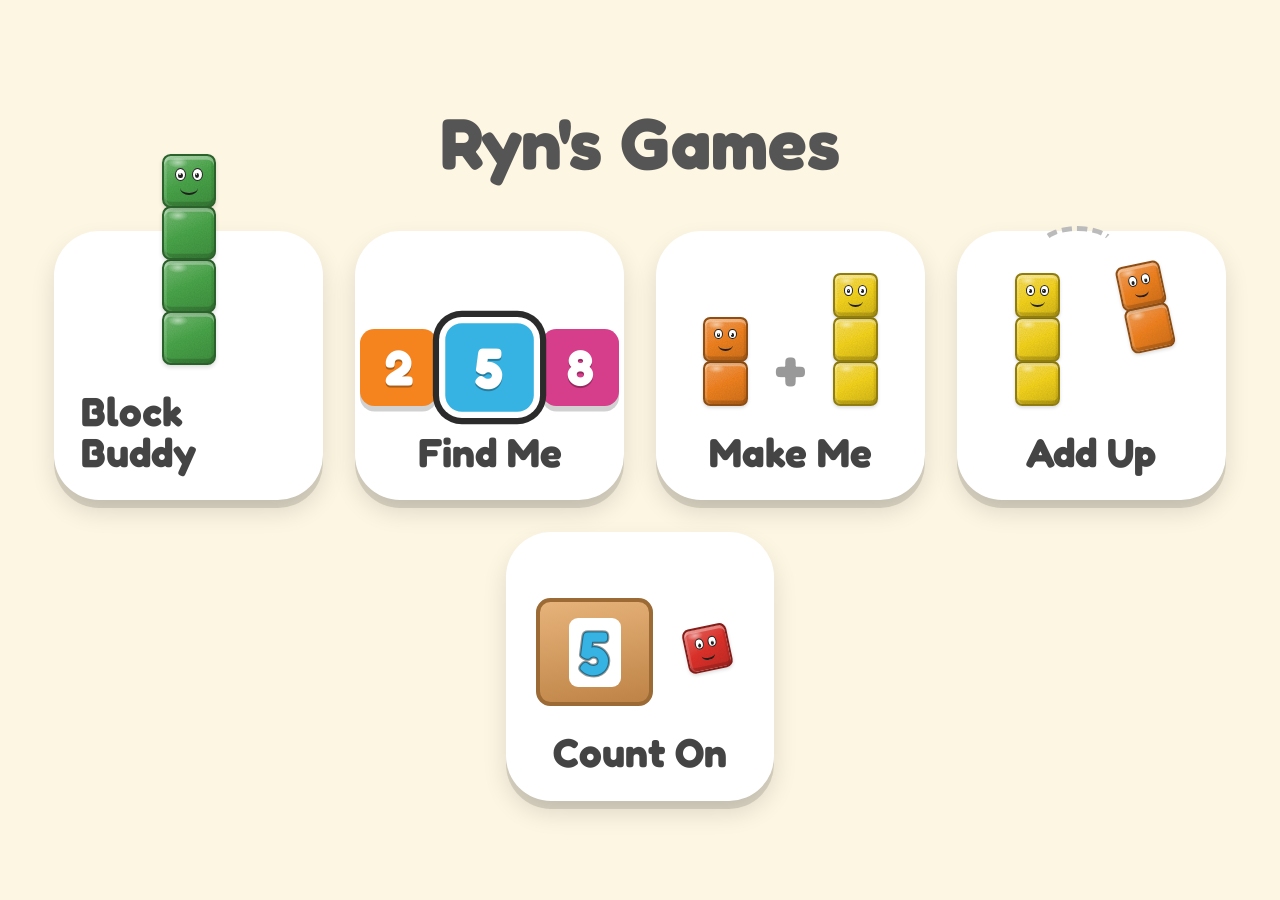
<file: index.html>
<!doctype html>
<html lang="en">
<head>
  <meta charset="utf-8">
  <meta name="viewport" content="width=device-width, initial-scale=1, maximum-scale=1, user-scalable=no">
  <title>Ryn's Games</title>
  <link rel="preconnect" href="https://fonts.googleapis.com">
  <link href="https://fonts.googleapis.com/css2?family=Fredoka:wght@500;700&display=swap" rel="stylesheet">
  <link rel="stylesheet" href="shared/base.css">
  <link rel="stylesheet" href="shared/blocks.css">
  <style>
    body {
      display: flex;
      flex-direction: column;
      align-items: center;
      justify-content: center;
      gap: 5vmin;
      padding: 4vmin;
    }
    h1 {
      margin: 0;
      font-size: 8vmin;
      color: #555;
      font-weight: 700;
      touch-action: none; /* a finger that drifts during the long-press must not become a scroll */
    }
    .tiles {
      display: flex;
      flex-wrap: wrap;
      gap: min(5vmin, 2.5vw);
      justify-content: center;
    }
    /* Picture tiles: big, square, one per game. No reading needed. */
    .tile {
      width: min(40vmin, 21vw);
      height: min(40vmin, 21vw);
      border-radius: 5vmin;
      background: white;
      box-shadow: 0 8px 0 rgba(0,0,0,0.12), 0 12px 24px rgba(0,0,0,0.12);
      display: flex;
      flex-direction: column;
      align-items: center;
      padding: 4vmin 3vmin 3vmin;
      text-decoration: none;
      color: #444;
      font-size: 4.5vmin;
      font-weight: 700;
      transition: transform 0.1s;
    }
    .tile:active { transform: translateY(5px); box-shadow: 0 3px 0 rgba(0,0,0,0.12); }

    /* The picture area fills the tile; the label sits in its own row below. */
    .tile .picture {
      flex: 1;
      display: flex;
      align-items: flex-end;
      justify-content: center;
      min-height: 0;
      margin-bottom: 3vmin;
    }
    .tile .label { line-height: 1; }

    /* Block Buddy icon: a tiny tower. */
    .tile .tower { --b: 6vmin; }

    /* Make Me icon: two little towers and a plus. */
    .bond { display: flex; align-items: flex-end; gap: 1.5vmin; }
    .bond .tower { --b: 5vmin; }
    .bond .plus { font-size: 7vmin; font-weight: 700; color: #999; line-height: 1; padding-bottom: 1vmin; }

    /* Add Up icon: a little tower hopping onto a bigger one. */
    .hopper { position: relative; display: flex; align-items: flex-end; gap: 4vmin; }
    .hopper .tower { --b: 5vmin; }
    .hopper .jumper { transform: translateY(-6vmin) rotate(-12deg); }
    .hopper .arc {
      position: absolute;
      left: 4vmin; bottom: 15vmin;
      width: 9vmin; height: 5vmin;
      border: 0.6vmin dashed #bbb;
      border-color: #bbb transparent transparent transparent;
      border-radius: 50% 50% 0 0;
    }

    /* Count On icon: a closed box with a numeral, and one block hopping in. */
    .cbox { display: flex; align-items: flex-end; gap: 2vmin; }
    .cbox .lidicon {
      width: 13vmin; height: 12vmin; border-radius: 1.6vmin;
      background: linear-gradient(170deg, #e7b37a, #be8346);
      border: 0.5vmin solid #9c6a35;
      display: flex; align-items: center; justify-content: center;
    }
    .cbox .lidicon span {
      background: white; border-radius: 1vmin; padding: 0 1.2vmin;
      font-size: 7vmin; line-height: 1.1; color: #37b3e3;
      -webkit-text-stroke: 0.25vmin rgba(0,0,0,0.4);
    }
    .cbox .tower { --b: 5vmin; transform: translateY(-4vmin) rotate(-12deg); }

    /* Find Me icon: three numeral chips, one found. */
    .chips { display: flex; gap: 1.6vmin; align-items: center; }
    .chip {
      width: 8.5vmin;
      height: 8.5vmin;
      border-radius: 1.6vmin;
      color: white;
      font-size: 5.5vmin;
      display: flex;
      align-items: center;
      justify-content: center;
      text-shadow: 0 2px 0 rgba(0,0,0,0.3);
      box-shadow: 0 0.6vmin 0 rgba(0,0,0,0.18);
    }
    .chip.found { transform: scale(1.15); box-shadow: 0 0 0 0.6vmin #fff, 0 0 0 1.2vmin #2b2b2b; }

    .tile.soon {
      opacity: 0.35;
      pointer-events: none;
      border: 1vmin dashed #bbb;
      background: transparent;
      box-shadow: none;
      justify-content: flex-end;
    }

    /* ---------- Parent view (long-press the title) ---------- */
    .parent {
      position: fixed;
      inset: 0;
      background: var(--bg);
      display: none;
      flex-direction: column;
      align-items: center;
      justify-content: safe center;
      overflow-y: auto;
      gap: 2.4vmin;
      padding: 4vmin;
      z-index: 30;
      font-size: 2.6vmin;
      color: #444;
    }
    .parent.show { display: flex; }
    .parent h2 { margin: 0; font-size: 4vmin; }
    .parent .sub { color: #777; margin: 0; }
    .grid {
      display: grid;
      grid-template-columns: repeat(10, 1fr);
      gap: 1vmin;
    }
    .cell {
      width: 8vmin;
      height: 8vmin;
      border-radius: 1.5vmin;
      display: flex;
      flex-direction: column;
      align-items: center;
      justify-content: center;
      background: #e9e4d5;
      line-height: 1.1;
    }
    .cell b { font-size: 3vmin; }
    .cell small { font-size: 1.8vmin; opacity: 0.75; }
    .cell small.mix { font-size: 1.4vmin; color: #a33; opacity: 1; }
    .parent .sub { text-align: center; line-height: 1.4; }
    .cell.good { background: #bfe5bf; }
    .cell.okay { background: #f8ecb0; }
    .cell.weak { background: #f6c3bf; }
    .cell.mastered { outline: 0.5vmin solid #4aa84a; }
    .parent .row { display: flex; gap: 3vmin; align-items: center; flex-wrap: wrap; justify-content: center; }
    .parent button {
      font-size: 2.6vmin;
      padding: 1.6vmin 3vmin;
      border-radius: 2vmin;
      background: #ddd;
      color: #333;
    }
    .parent button.danger {
      background: #e4322b;
      color: white;
      position: relative;
      overflow: hidden;
      touch-action: none;
    }
    /* hold-to-reset: a dark bar fills the button over the hold time */
    .parent button.danger .fill {
      position: absolute;
      left: 0; top: 0; bottom: 0;
      width: 0;
      background: rgba(0,0,0,0.3);
      transition: width 0s;
    }
    .parent button.danger.holding .fill { width: 100%; transition: width 1.2s linear; }
    .parent button.danger span { position: relative; }
    .parent button.undo { background: #4aa84a; color: white; }
    .voice-row label, .dim-label { color: #777; }
    .band-row .opts { display: flex; gap: 1.2vmin; flex-wrap: wrap; justify-content: center; }
    .band-row .dim-label { min-width: 13vmin; text-align: right; }
    .band-row .sep { width: 2vmin; }
    .parent button.band.current { background: #2b2b2b; color: white; }
    .voice-row select {
      font-family: inherit;
      font-size: 2.4vmin;
      padding: 1.2vmin 1.6vmin;
      border-radius: 1.5vmin;
      border: 0.3vmin solid #ccc;
      background: white;
      color: #333;
      max-width: 60vw;
    }
    .parent button[hidden] { display: none; }
    .legend { display: flex; gap: 2vmin; color: #777; }
    .legend span::before { content: ''; display: inline-block; width: 1.8vmin; height: 1.8vmin; border-radius: 0.4vmin; margin-right: 0.6vmin; vertical-align: middle; }
    .legend .g::before { background: #bfe5bf; } .legend .o::before { background: #f8ecb0; } .legend .w::before { background: #f6c3bf; }
  </style>
</head>
<body>
  <h1 id="title">Ryn's Games</h1>
  <div class="tiles">
    <a class="tile" href="block-buddy/index.html">
      <div class="picture">
        <div class="tower">
          <div class="col">
            <div class="block" style="--c:#4aa84a"></div>
            <div class="block" style="--c:#4aa84a"></div>
            <div class="block" style="--c:#4aa84a"></div>
            <div class="block" style="--c:#4aa84a">
              <div class="face">
                <div class="eye left"><div class="pupil"></div></div>
                <div class="eye right"><div class="pupil"></div></div>
                <div class="mouth"></div>
              </div>
            </div>
          </div>
        </div>
      </div>
      <div class="label">Block Buddy</div>
    </a>
    <a class="tile" href="find-me/index.html">
      <div class="picture">
        <div class="chips">
          <div class="chip" style="background:#f5841f">2</div>
          <div class="chip found" style="background:#37b3e3">5</div>
          <div class="chip" style="background:#d63d8a">8</div>
        </div>
      </div>
      <div class="label">Find Me</div>
    </a>
    <a class="tile" href="make-me/index.html">
      <div class="picture">
        <div class="bond">
          <div class="tower"><div class="col">
            <div class="block" style="--c:#f5841f"></div>
            <div class="block" style="--c:#f5841f"><div class="face"><div class="eye left"><div class="pupil"></div></div><div class="eye right"><div class="pupil"></div></div><div class="mouth"></div></div></div>
          </div></div>
          <div class="plus">+</div>
          <div class="tower"><div class="col">
            <div class="block" style="--c:#f9d71c"></div>
            <div class="block" style="--c:#f9d71c"></div>
            <div class="block" style="--c:#f9d71c"><div class="face"><div class="eye left"><div class="pupil"></div></div><div class="eye right"><div class="pupil"></div></div><div class="mouth"></div></div></div>
          </div></div>
        </div>
      </div>
      <div class="label">Make Me</div>
    </a>
    <a class="tile" href="add-up/index.html">
      <div class="picture">
        <div class="hopper">
          <div class="tower"><div class="col">
            <div class="block" style="--c:#f9d71c"></div>
            <div class="block" style="--c:#f9d71c"></div>
            <div class="block" style="--c:#f9d71c"><div class="face"><div class="eye left"><div class="pupil"></div></div><div class="eye right"><div class="pupil"></div></div><div class="mouth"></div></div></div>
          </div></div>
          <div class="arc"></div>
          <div class="tower jumper"><div class="col">
            <div class="block" style="--c:#f5841f"></div>
            <div class="block" style="--c:#f5841f"><div class="face"><div class="eye left"><div class="pupil"></div></div><div class="eye right"><div class="pupil"></div></div><div class="mouth"></div></div></div>
          </div></div>
        </div>
      </div>
      <div class="label">Add Up</div>
    </a>
    <a class="tile" href="count-on/index.html">
      <div class="picture">
        <div class="cbox">
          <div class="lidicon"><span>5</span></div>
          <div class="tower"><div class="col">
            <div class="block" style="--c:#e4322b"><div class="face"><div class="eye left"><div class="pupil"></div></div><div class="eye right"><div class="pupil"></div></div><div class="mouth"></div></div></div>
          </div></div>
        </div>
      </div>
      <div class="label">Count On</div>
    </a>
  </div>

  <div class="parent" id="parent">
    <h2>Grown-up corner</h2>
    <p class="sub" id="rangeLine"></p>
    <div class="grid" id="grid"></div>
    <div class="legend"><span class="g">mostly right</span><span class="o">mixed</span><span class="w">struggling</span><span>green ring = mastered</span></div>
    <div class="row band-row">
      <span class="dim-label">Find Me</span>
      <div class="opts" id="bandRow">
        <button class="band" data-band="5">1 to 5</button>
        <button class="band" data-band="10">1 to 10</button>
        <button class="band" data-band="20">1 to 20</button>
      </div>
      <span class="sep"></span>
      <div class="opts level-opts" data-game="find-me">
        <button class="band" data-level="1">hear it</button>
        <button class="band" data-level="2">see blocks</button>
        <button class="band" data-level="3">both</button>
      </div>
    </div>
    <div class="row band-row">
      <span class="dim-label">Make Me</span>
      <div class="opts level-opts" data-game="make-me">
        <button class="band" data-level="1">make 2 to 5</button>
        <button class="band" data-level="2">make 6 to 10</button>
        <button class="band" data-level="3">make ten</button>
        <button class="band" data-level="4">make teens</button>
      </div>
    </div>
    <div class="row band-row">
      <span class="dim-label">Add Up</span>
      <div class="opts level-opts" data-game="add-up">
        <button class="band" data-level="1">to 10</button>
        <button class="band" data-level="2">to 20</button>
        <button class="band" data-level="3">numbers only</button>
        <button class="band" data-level="4">take away</button>
      </div>
    </div>
    <div class="row band-row">
      <span class="dim-label">Count On</span>
      <div class="opts level-opts" data-game="count-on">
        <button class="band" data-level="1">one more</button>
        <button class="band" data-level="2">box + 1</button>
        <button class="band" data-level="3">box + 2 or 3</button>
        <button class="band" data-level="4">to 13</button>
      </div>
    </div>
    <div class="row voice-row">
      <label for="voiceSel">Voice</label>
      <select id="voiceSel"></select>
      <button id="tryVoiceBtn">Try it</button>
    </div>
    <div class="row">
      <button id="closeBtn">Close</button>
      <button id="resetBtn" class="danger"><div class="fill"></div><span>Hold to reset progress</span></button>
      <button id="undoBtn" class="undo" hidden>Undo reset</button>
    </div>
  </div>

  <script src="shared/progress.js"></script>
  <script src="shared/audio.js"></script>
  <script src="shared/tap.js"></script>
  <script>
    (function () {
      document.addEventListener('contextmenu', e => e.preventDefault());

      // Game tiles open on first contact, like every button inside the games.
      document.querySelectorAll('a.tile').forEach(a => Tap.on(a, () => { location.href = a.getAttribute('href'); }));

      const parentEl = document.getElementById('parent');
      const bandRow = document.getElementById('bandRow');
      const levelRows = document.querySelectorAll('.level-opts');
      const voiceSel = document.getElementById('voiceSel');
      const tryVoiceBtn = document.getElementById('tryVoiceBtn');

      // Voice picker: every English voice this device offers, with the saved choice selected.
      function renderVoices() {
        const list = GameAudio.voices();
        const saved = GameAudio.savedVoiceName();
        const current = GameAudio.currentVoiceName();
        voiceSel.innerHTML = '';
        const auto = document.createElement('option');
        auto.value = '';
        auto.textContent = 'Automatic' + (current && !saved ? ' (' + current + ')' : '');
        voiceSel.appendChild(auto);
        list.forEach(v => {
          const o = document.createElement('option');
          o.value = v.name;
          o.textContent = v.name + (v.local ? ' · on device' : ' · online');
          voiceSel.appendChild(o);
        });
        voiceSel.value = saved && list.some(v => v.name === saved) ? saved : '';
        voiceSel.disabled = list.length === 0;
      }
      voiceSel.addEventListener('change', () => { GameAudio.setVoice(voiceSel.value); renderVoices(); GameAudio.preview(); });
      tryVoiceBtn.addEventListener('click', () => { GameAudio.unlock(); GameAudio.preview(); });
      GameAudio.ready(renderVoices);
      if ('speechSynthesis' in window) {
        // audio.js owns onvoiceschanged; poll briefly in case voices arrive after it fired.
        let tries = 0;
        const t = setInterval(() => { renderVoices(); if (++tries > 10 || voiceSel.options.length > 1) clearInterval(t); }, 500);
      }
      const grid = document.getElementById('grid');
      const rangeLine = document.getElementById('rangeLine');
      const resetBtn = document.getElementById('resetBtn');
      const undoBtn = document.getElementById('undoBtn');

      function renderParent() {
        grid.innerHTML = '';
        Progress.all().forEach(s => {
          const cell = document.createElement('div');
          cell.className = 'cell';
          if (s.seen > 0) {
            const rate = s.hits / s.seen;
            let tone = rate >= 0.8 ? 'good' : rate >= 0.5 ? 'okay' : 'weak';
            if (tone === 'good' && s.confused > s.hits) tone = 'okay'; // one lucky hit does not outweigh mix-ups
            cell.classList.add(tone);
          } else if (s.confused > 0) {
            cell.classList.add('okay'); // never asked, but she has mistaken it for others
          }
          if (s.mastered) cell.classList.add('mastered');
          const score = s.seen ? s.hits + '/' + s.seen : '–';
          const mix = s.confused ? '<small class="mix">' + s.confused + ' mix-up' + (s.confused === 1 ? '' : 's') + '</small>' : '';
          cell.innerHTML = '<b>' + s.n + '</b><small>' + score + '</small>' + mix;
          grid.appendChild(cell);
        });
        const band = Progress.range();
        rangeLine.innerHTML = 'Find Me is asking about 1 to ' + band + '. It widens on its own once every number in the band is found first try twice in a row.<br>' +
          'Score is first-try right / times asked. A mix-up is tapping that number when a different one was asked for.';
        bandRow.querySelectorAll('.band').forEach(b => b.classList.toggle('current', Number(b.dataset.band) === band));
        levelRows.forEach(row => {
          const lvl = Progress.getLevel(row.dataset.game);
          row.querySelectorAll('.band').forEach(b => b.classList.toggle('current', Number(b.dataset.level) === lvl));
        });
        undoBtn.hidden = !Progress.canUndoReset();
        renderVoices();
      }

      // Press-and-hold helper: fires after `ms` of continuous contact, cancels on release or drift.
      function holdToFire(el, ms, onFire, onState) {
        let timer = null;
        const start = e => {
          if (e.button !== undefined && e.button !== 0) return;
          if (onState) onState(true);
          timer = setTimeout(() => { timer = null; if (onState) onState(false); onFire(); }, ms);
        };
        const cancel = () => {
          if (timer) { clearTimeout(timer); timer = null; }
          if (onState) onState(false);
        };
        el.addEventListener('pointerdown', start);
        ['pointerup', 'pointerleave', 'pointercancel'].forEach(ev => el.addEventListener(ev, cancel));
      }

      // Long-press the title to open. A quick tap does nothing.
      holdToFire(document.getElementById('title'), 800, () => { renderParent(); parentEl.classList.add('show'); });

      // Reset needs a deliberate 1.2 s hold, and keeps one backup so it can be undone.
      holdToFire(resetBtn, 1200,
        () => { Progress.reset(); renderParent(); },
        holding => resetBtn.classList.toggle('holding', holding));
      resetBtn.addEventListener('click', e => e.preventDefault());
      undoBtn.addEventListener('click', () => { Progress.undoReset(); renderParent(); });

      bandRow.addEventListener('click', e => {
        const b = e.target.closest('.band');
        if (!b) return;
        Progress.setBand(Number(b.dataset.band));
        renderParent();
      });
      levelRows.forEach(row => row.addEventListener('click', e => {
        const b = e.target.closest('.band');
        if (!b) return;
        Progress.setLevel(row.dataset.game, Number(b.dataset.level));
        renderParent();
      }));
      document.getElementById('closeBtn').addEventListener('click', () => parentEl.classList.remove('show'));
      // Dev convenience: index.html?parent=1 opens the grown-up corner directly.
      if (new URLSearchParams(location.search).get('parent')) { renderParent(); parentEl.classList.add('show'); }
    })();
  </script>
</body>
</html>
</file>
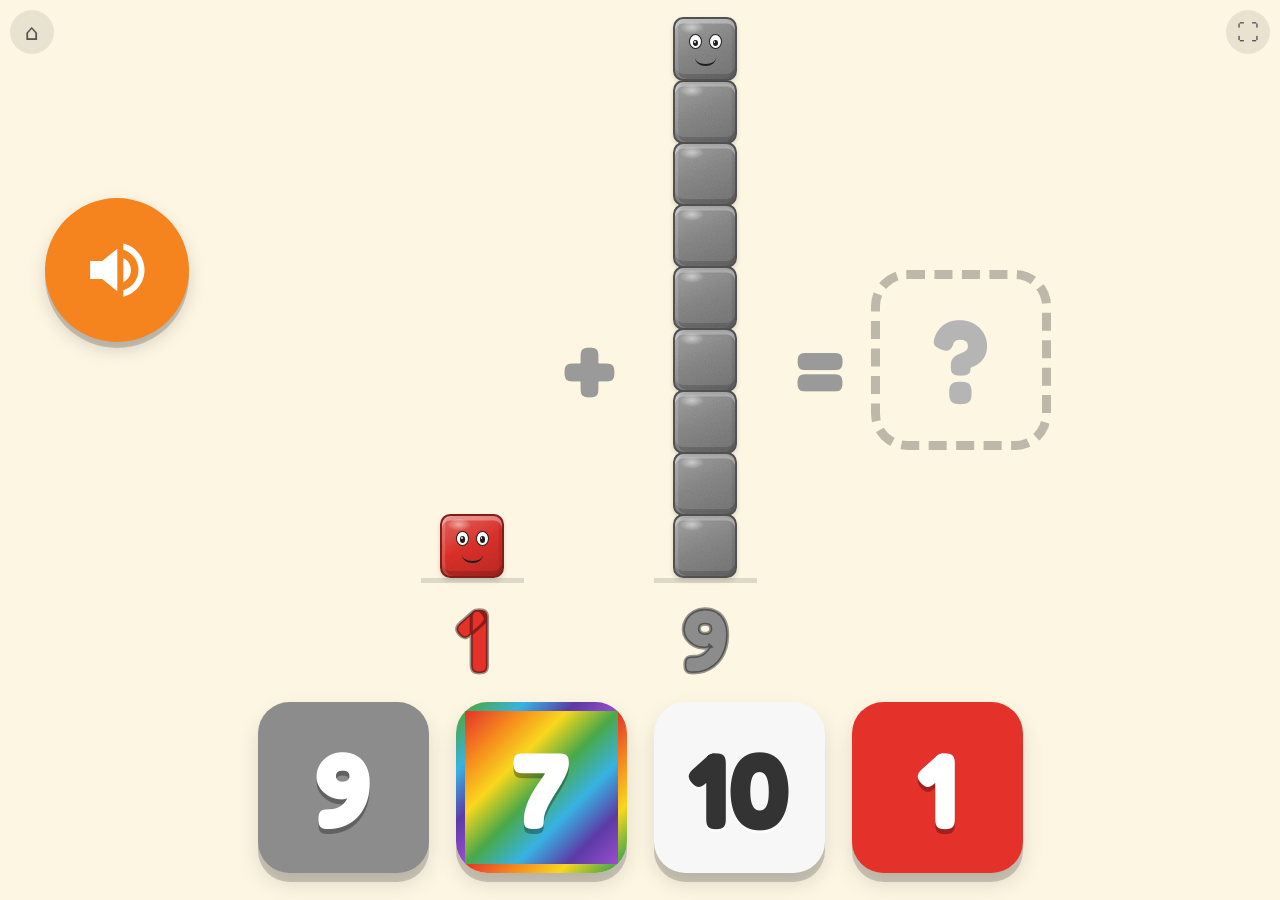
<file: add-up/index.html>
<!doctype html>
<html lang="en">
<head>
  <meta charset="utf-8">
  <meta name="viewport" content="width=device-width, initial-scale=1, maximum-scale=1, user-scalable=no">
  <title>Add Up</title>
  <link rel="preconnect" href="https://fonts.googleapis.com">
  <link href="https://fonts.googleapis.com/css2?family=Fredoka:wght@500;700&display=swap" rel="stylesheet">
  <link rel="stylesheet" href="../shared/base.css">
  <link rel="stylesheet" href="../shared/blocks.css">
  <style>
    .app {
      height: 100%;
      display: grid;
      grid-template-rows: 1fr auto;
      padding: 2vmin 3vmin 3vmin;
      min-height: 0;
    }

    /* ---------- Stage: speaker on the left, the sum in the middle ---------- */
    .stage {
      display: grid;
      grid-template-columns: 20vmin 1fr;
      align-items: center;
      min-height: 0;
    }
    .replay {
      width: 16vmin;
      height: 16vmin;
      border-radius: 50%;
      background: #f5841f;
      box-shadow: 0 6px 0 rgba(0,0,0,0.18), 0 8px 18px rgba(0,0,0,0.15);
      display: flex;
      align-items: center;
      justify-content: center;
      transition: transform 0.08s;
    }
    .replay:active { transform: translateY(4px); box-shadow: 0 2px 0 rgba(0,0,0,0.18); }
    .replay svg { width: 55%; height: 55%; fill: white; }
    .replay.pulse { animation: pulse 1.2s ease-in-out infinite; }

    /* Left column: the speaker, and under it a "count with me" button that
       appears once she might want help. Help is always her choice: the game
       never starts counting on its own, and the tiles stay live while it counts. */
    .side { display: flex; flex-direction: column; align-items: center; gap: 4vmin; }
    .helpcount {
      width: 14vmin;
      height: 14vmin;
      border-radius: 50%;
      background: #37b3e3;
      color: white;
      font-size: 5vmin;
      font-weight: 700;
      letter-spacing: -0.2vmin;
      text-shadow: 0 0.3vmin 0 rgba(0,0,0,0.25);
      box-shadow: 0 6px 0 rgba(0,0,0,0.18), 0 8px 18px rgba(0,0,0,0.15);
      opacity: 0;
      pointer-events: none;
      transform: scale(0.6);
      transition: opacity 0.3s, transform 0.3s, background 0.2s;
    }
    .helpcount.show { opacity: 1; pointer-events: auto; transform: scale(1); }
    .helpcount.show.pulse { animation: pulse 1.2s ease-in-out 2; }
    .helpcount.counting { background: #4aa84a; }
    .helpcount:active { box-shadow: 0 2px 0 rgba(0,0,0,0.18); }

    /* A + B = ?   Each operand is a slot: its tower above, its numeral below. */
    .eq {
      height: 100%;
      min-height: 0;
      display: flex;
      align-items: stretch;
      justify-content: center;
      gap: 3vmin;
      padding-top: 2vmin;
    }
    .slot {
      display: flex;
      flex-direction: column;
      align-items: center;
      justify-content: flex-end;
      min-width: 14vmin;
    }
    .slot .tower {
      border-bottom: 5px solid rgba(0,0,0,0.12);
      transform-origin: bottom center;
    }
    .slot .tower.celebrate { animation: wiggle 0.7s ease-in-out; }
    .slot .tower.celebrate .mouth { height: 22%; background: var(--ink); }
    .slot .n {
      --c: #999;
      font-size: 10vmin;
      font-weight: 700;
      line-height: 1;
      margin-top: 1.2vmin;
      color: var(--c);
      -webkit-text-stroke: 0.35vmin rgba(0,0,0,0.4);
    }
    .op {
      align-self: center;
      font-size: 12vmin;
      font-weight: 700;
      color: #9a9a9a;
      line-height: 1;
      transition: opacity 0.3s;
    }
    .gone { visibility: hidden; }
    .answer {
      align-self: center;
      width: 20vmin;
      height: 20vmin;
      border-radius: 4vmin;
      border: 1vmin dashed rgba(0,0,0,0.25);
      display: flex;
      align-items: center;
      justify-content: center;
      font-size: 13vmin;
      font-weight: 700;
      color: #b5b5b5;
    }
    .answer.solved {
      --c: #999;
      border-style: solid;
      border-color: var(--c);
      background: white;
      color: var(--c);
      -webkit-text-stroke: 0.35vmin rgba(0,0,0,0.4);
      animation: found 0.55s cubic-bezier(.3,1.6,.5,1);
    }

    /* Level 3, numbers only: big numerals, towers hidden until a hint. */
    .eq.numerals:not(.reveal) .slot .tower { display: none; }
    .eq.numerals:not(.reveal) .slot { justify-content: center; }
    .eq.numerals:not(.reveal) .slot .n { font-size: 26vmin; margin-top: 0; }

    /* Take-away: the number taken away is a numeral only, centred like the signs. */
    .eq.take #slotB { justify-content: center; }
    .eq.take #slotB .tower { display: none; }
    .eq.take #slotB .n { font-size: 16vmin; margin-top: 0; }

    /* Take-away: the blocks that leave turn into dashed ghosts. */
    .slot .block.ghost {
      border: 3px dashed rgba(0,0,0,0.25);
      background: transparent;
      box-shadow: none;
    }
    .slot .block.ghost::before { display: none; }
    .slot .block.leaving { animation: pop-off 0.32s ease-in; }

    /* ---------- Answer tiles ---------- */
    .tiles {
      display: flex;
      gap: 3vmin;
      justify-content: center;
      padding-top: 2vmin;
    }
    .tile {
      --c: #999;
      width: 19vmin;
      height: 19vmin;
      border-radius: 3.5vmin;
      background: var(--c);
      border: 1vmin solid transparent;
      color: white;
      font-size: 12vmin;
      font-weight: 700;
      line-height: 1;
      text-shadow: 0 0.5vmin 0 rgba(0,0,0,0.3);
      box-shadow: 0 1vmin 0 rgba(0,0,0,0.18), 0 1.2vmin 2.4vmin rgba(0,0,0,0.12);
      display: flex;
      align-items: center;
      justify-content: center;
      transition: transform 0.12s, opacity 0.4s, box-shadow 0.12s;
    }
    .tile:active { transform: translateY(0.6vmin); box-shadow: 0 0.4vmin 0 rgba(0,0,0,0.18); }
    .tile.light { color: #333; text-shadow: 0 0.3vmin 0 rgba(255,255,255,0.6); }
    .tile.teen { background: #f7f7f7; }
    .tile.rainbow { background: linear-gradient(135deg,#e4322b,#f5841f,#f9d71c,#4aa84a,#37b3e3,#5c3ba6,#9b4dcf); }
    .tile.wrong { animation: shake 0.45s ease-in-out; }
    .tile.dim { opacity: 0.25; pointer-events: none; }
    .tile.nudge { animation: nudge 0.9s ease-in-out infinite; }
    .tile.right { animation: found 0.55s cubic-bezier(.3,1.6,.5,1) forwards; pointer-events: none; }
    .tiles.locked .tile { pointer-events: none; }

    /* ---------- Start / end-of-set overlay ---------- */
    .party {
      position: fixed;
      inset: 0;
      background: var(--bg);
      display: none;
      flex-direction: column;
      align-items: center;
      justify-content: center;
      gap: 6vmin;
      z-index: 20;
    }
    .party.show { display: flex; }
    .party .lineup {
      display: flex;
      align-items: flex-end;
      gap: 2.5vmin;
      border-bottom: 6px solid rgba(0,0,0,0.12);
      padding: 0 4vmin;
      max-width: 94vw;
    }
    .party .lineup .tower { animation: hop 0.9s ease-in-out infinite; transform-origin: bottom center; }
    .play {
      width: 22vmin;
      height: 22vmin;
      border-radius: 50%;
      background: #4aa84a;
      box-shadow: 0 6px 0 rgba(0,0,0,0.18), 0 8px 18px rgba(0,0,0,0.15);
      position: relative;
    }
    .play::after {
      content: '';
      position: absolute;
      left: 56%;
      top: 50%;
      transform: translate(-50%, -50%);
      border-left: 9vmin solid white;
      border-top: 6vmin solid transparent;
      border-bottom: 6vmin solid transparent;
    }
    .play:active { transform: translateY(4px); box-shadow: 0 2px 0 rgba(0,0,0,0.18); }

    @keyframes found {
      0%   { transform: scale(1); }
      45%  { transform: scale(1.2) rotate(-3deg); }
      70%  { transform: scale(1.05) rotate(2deg); }
      100% { transform: scale(1.08) rotate(0); }
    }
    @keyframes shake {
      0%, 100% { transform: translateX(0); }
      20% { transform: translateX(-2vmin) rotate(-3deg); }
      40% { transform: translateX(2vmin) rotate(3deg); }
      60% { transform: translateX(-1.5vmin) rotate(-2deg); }
      80% { transform: translateX(1.5vmin) rotate(2deg); }
    }
    @keyframes nudge {
      0%, 100% { transform: translateY(0) scale(1); }
      50% { transform: translateY(-1.5vmin) scale(1.04); }
    }
    @keyframes pulse {
      0%, 100% { transform: scale(1); }
      50% { transform: scale(1.08); }
    }
    @keyframes wiggle {
      0%, 100% { transform: rotate(0); }
      20% { transform: rotate(-4deg) translateY(-6px); }
      40% { transform: rotate(4deg) translateY(-10px); }
      60% { transform: rotate(-3deg) translateY(-6px); }
      80% { transform: rotate(3deg) translateY(-2px); }
    }
    @keyframes hop {
      0%, 100% { transform: translateY(0); }
      30% { transform: translateY(-2vmin) scaleY(1.05); }
      50% { transform: translateY(0) scaleY(0.95); }
    }
    @keyframes pop-off {
      0%   { transform: translateY(0) scale(1); opacity: 1; }
      100% { transform: translateY(calc(var(--b) * -0.8)) scale(0.4); opacity: 0; }
    }

    @media (orientation: portrait) {
      .stage { grid-template-columns: 1fr; grid-template-rows: auto 1fr; justify-items: center; }
      .tiles { flex-wrap: wrap; }
    }
  </style>
</head>
<body>
  <a class="corner-btn home" href="../index.html" aria-label="Home">&#8962;</a>
  <button class="corner-btn fullscreen" id="fsBtn" aria-label="Fullscreen">&#x26F6;</button>

  <div class="app">
    <div class="stage">
      <div class="side">
        <button class="replay" id="replayBtn" aria-label="Say it again">
          <svg viewBox="0 0 24 24" aria-hidden="true">
            <path d="M3 9v6h4l5 4V5L7 9H3zm13.5 3c0-1.8-1-3.3-2.5-4v8c1.5-.7 2.5-2.2 2.5-4zM14 3.2v2.1c2.9.9 5 3.5 5 6.7s-2.1 5.8-5 6.7v2.1c4-.9 7-4.5 7-8.8s-3-7.9-7-8.8z"/>
          </svg>
        </button>
        <button class="helpcount" id="helpBtn" aria-label="Count with me">123</button>
      </div>
      <div class="eq" id="eq">
        <div class="slot" id="slotA"><div class="tower" id="towerA"></div><div class="n" id="nA"></div></div>
        <div class="op" id="op">+</div>
        <div class="slot" id="slotB"><div class="tower" id="towerB"></div><div class="n" id="nB"></div></div>
        <div class="op" id="eqSign">=</div>
        <div class="answer" id="answer">?</div>
      </div>
    </div>
    <div class="tiles" id="tiles"></div>
  </div>

  <div class="party" id="party">
    <div class="lineup" id="lineup"></div>
    <button class="play" id="playBtn" aria-label="Play"></button>
  </div>

  <script src="../shared/blocks.js"></script>
  <script src="../shared/audio.js"></script>
  <script src="../shared/progress.js"></script>
  <script src="../shared/tap.js"></script>
  <script src="../shared/fx.js"></script>
  <script src="../shared/count.js"></script>
  <script src="../shared/gate.js"></script>
  <script>
    (function () {
      const GAME = 'add-up';
      const MAX_LEVEL = 4;
      const CLEAN_ROUNDS_TO_ADVANCE = 5;
      const ROUNDS_PER_SET = 5;
      // Quiet time before a little help is offered: first the count button
      // appears (no sound), later the question is asked once more. Nothing else.
      const IDLE_HELP_MS = 20000;
      const IDLE_REPEAT_MS = 25000;
      const CHEERS = ['Yes!', 'Hooray!', "That's it!", 'Wow!', 'Super!', 'You got it!'];

      const $ = id => document.getElementById(id);
      const eqEl = $('eq'), towerA = $('towerA'), towerB = $('towerB'), nA = $('nA'), nB = $('nB');
      const slotB = $('slotB'), opEl = $('op'), answerEl = $('answer');
      const tilesEl = $('tiles'), replayBtn = $('replayBtn'), helpBtn = $('helpBtn');
      const partyEl = $('party'), lineupEl = $('lineup'), playBtn = $('playBtn');
      const params = new URLSearchParams(location.search);
      // Dev conveniences: ?level=3 forces a level; ?demo=fresh|hint|done|party freezes a state.
      const demo = params.get('demo');
      const forcedLevel = parseInt(params.get('level'), 10);

      // Levels: 1 add, totals to 10, with blocks   2 add, totals 11-20, with blocks
      //         3 add, totals to 10, numbers only   4 take away, from up to 10
      let level = 1;
      let a = 0, b = 0, answer = 0;
      let lastKey = '';
      let locked = true;
      let wrongTaps = 0;
      let roundsDone = 0;
      let solved = [];
      let runId = 0;
      let promptId = 0;
      let idleTimer = null;
      let idleRepeats = 0;
      let countId = 0;            // bumps to stop a count-along

      const W = n => Blocks.WORDS[n];
      const isTake = () => level === 4;

      // ---- Problems ----
      function problemPool(lvl) {
        const pool = [];
        if (lvl === 1 || lvl === 3) {
          for (let x = 1; x <= 9; x++) for (let y = 1; x + y <= 10; y++) pool.push(x + '+' + y);
        } else if (lvl === 2) {
          for (let x = 2; x <= 10; x++) for (let y = 1; y <= 10; y++) if (x + y >= 11 && x + y <= 20) pool.push(x + '+' + y);
        } else {
          for (let x = 3; x <= 10; x++) for (let y = 1; y < x; y++) pool.push(x + '-' + y);
        }
        return pool;
      }

      function planRound() {
        level = Number.isFinite(forcedLevel) ? forcedLevel : Progress.getLevel(GAME);
        level = Math.max(1, Math.min(MAX_LEVEL, level));
        // A shuffled bag: every problem comes up once before any repeats.
        const key = Progress.pickTarget(problemPool(level), lastKey, () => 1);
        lastKey = key;
        const take = key.indexOf('-') > 0;
        const [x, y] = key.split(take ? '-' : '+').map(Number);
        a = x; b = y;
        answer = take ? a - b : a + b;
      }

      function shuffle(arr) {
        for (let i = arr.length - 1; i > 0; i--) {
          const j = Math.floor(Math.random() * (i + 1));
          [arr[i], arr[j]] = [arr[j], arr[i]];
        }
        return arr;
      }

      // Distractors: a neighbour of the answer, the classic slip of answering
      // with one of the numbers in the question, then random fill.
      function pickChoices() {
        const top = level === 2 ? 20 : 10;
        const ok = n => n >= 1 && n <= top && n !== answer;
        const picks = new Set();
        const nb = shuffle([answer - 1, answer + 1].filter(ok));
        if (nb.length) picks.add(nb[0]);
        const slip = shuffle([a, b].filter(ok));
        if (slip.length) picks.add(slip[0]);
        const lo = Math.max(1, answer - 4), hi = Math.min(top, answer + 4);
        const fill = [];
        for (let i = lo; i <= hi; i++) if (ok(i) && !picks.has(i)) fill.push(i);
        shuffle(fill).forEach(n => { if (picks.size < 3) picks.add(n); });
        for (let i = 1; picks.size < 3 && i <= top; i++) if (ok(i)) picks.add(i);
        return shuffle([answer, ...picks]);
      }

      // ---- Speech ----
      function questionText() {
        return isTake()
          ? W(a) + ' take away ' + W(b) + '. How many are left?'
          : W(a) + ' and ' + W(b) + ' make how many?';
      }
      function answerText() {
        return isTake()
          ? W(a) + ' take away ' + W(b) + ' is ' + W(answer) + '!'
          : W(a) + ' and ' + W(b) + ' make ' + Blocks.phrase(answer);
      }

      function prompt(prefix, text) {
        const id = ++promptId;
        replayBtn.classList.add('pulse');
        GameAudio.say((prefix || '') + (text || questionText()), {
          onEnd: () => { if (id === promptId) replayBtn.classList.remove('pulse'); }
        });
        armIdle();
      }

      function armIdle() {
        clearTimeout(idleTimer);
        if (locked || idleRepeats >= 2) return;
        idleTimer = setTimeout(() => {
          if (locked || counting()) return;
          idleRepeats++;
          if (idleRepeats === 1) { showHelp(); armIdle(); }
          else prompt();              // asks once more; prompt() re-arms, which now stops
        }, idleRepeats === 0 ? IDLE_HELP_MS : IDLE_REPEAT_MS);
      }

      // ---- Count with me (only when she asks) ----
      function showHelp() {
        if (helpBtn.classList.contains('show')) return;
        helpBtn.classList.add('show', 'pulse');
        setTimeout(() => helpBtn.classList.remove('pulse'), 2600);
      }

      function counting() { return helpBtn.classList.contains('counting'); }

      function stopCount() {
        countId++;
        helpBtn.classList.remove('counting');
        document.querySelectorAll('.block.lit').forEach(b => b.classList.remove('lit'));
      }

      function countWithMe() {
        if (locked) return;
        stopCount();
        clearTimeout(idleTimer);
        promptId++;
        replayBtn.classList.remove('pulse');
        if (level === 3) { eqEl.classList.add('reveal'); fitBlocks(); }
        const id = countId, run = runId;
        helpBtn.classList.add('counting');
        const blocks = isTake()
          ? towerA.querySelectorAll('.block:not(.ghost)')
          : Array.from(towerA.querySelectorAll('.block')).concat(Array.from(towerB.querySelectorAll('.block')));
        // The tiles stay live: a tap at any point stops the counting and counts as her answer.
        Count.along(blocks, {
          alive: () => id === countId && run === runId,
          onDone: () => {
            helpBtn.classList.remove('counting');
            prompt('', 'Find ' + W(answer) + '!');
          }
        });
      }

      // ---- Drawing ----
      function setNumeral(el, n) {
        el.textContent = n;
        el.style.setProperty('--c', n === 10 ? '#8c8c8c' : n > 10 ? Blocks.onesColor(n) || '#8c8c8c' : Blocks.numberColor(n));
      }

      // One block size for the whole round, so nothing jumps when towers merge.
      function fitBlocks() {
        const tallest = isTake() ? a : Math.min(answer, 10);
        const room = eqEl.clientHeight - nA.offsetHeight - 40;
        const width = eqEl.clientWidth / 9;
        const size = Math.max(14, Math.min(room / (tallest + 0.6), width, 64));
        eqEl.style.setProperty('--b', size + 'px');
      }

      // Take-away: draw `total` blocks in total's colours, the top ones as ghosts.
      function renderWithGhosts(el, total, keep) {
        el.innerHTML = '';
        const col = document.createElement('div');
        col.className = 'col';
        for (let r = 0; r < total; r++) {
          const block = document.createElement('div');
          block.className = 'block';
          if (r < keep) {
            const c = Blocks.blockColor(total, r);
            block.style.setProperty('--c', c);
            if (Blocks.isLight(c)) block.classList.add('light');
            if (r === keep - 1) block.appendChild(makeFace());
          } else {
            block.classList.add('ghost');
          }
          col.appendChild(block);
        }
        el.appendChild(col);
      }

      function makeFace() {
        const face = document.createElement('div');
        face.className = 'face';
        face.innerHTML =
          '<div class="eye left"><div class="pupil"></div></div>' +
          '<div class="eye right"><div class="pupil"></div></div>' +
          '<div class="mouth"></div>';
        return face;
      }

      function styleTile(tile, n) {
        tile.className = 'tile';
        if (n === 7) tile.classList.add('rainbow');
        else if (n > 10) {
          tile.classList.add('teen', 'light');
          tile.style.borderColor = n === 20 ? '#8c8c8c' : Blocks.numberColor(n - 10);
        } else {
          const c = Blocks.numberColor(n);
          tile.style.setProperty('--c', c);
          if (Blocks.isLight(c)) tile.classList.add('light');
        }
      }

      function renderTiles() {
        tilesEl.innerHTML = '';
        tilesEl.classList.remove('locked');
        pickChoices().forEach(n => {
          const tile = document.createElement('button');
          styleTile(tile, n);
          tile.textContent = n;
          tile.dataset.n = n;
          Tap.on(tile, () => { GameAudio.unlock(); onTap(tile, n); });
          tilesEl.appendChild(tile);
        });
      }

      function lockTiles(on) {
        locked = on;
        tilesEl.classList.toggle('locked', on);
      }

      // ---- Round flow ----
      function newRound(prefix) {
        const run = ++runId;
        planRound();
        wrongTaps = 0;
        idleRepeats = 0;
        clearTimeout(idleTimer);
        stopCount();
        helpBtn.classList.remove('show', 'pulse');

        // reset the stage
        [slotB, opEl].forEach(el => el.classList.remove('gone'));
        towerB.getAnimations().forEach(an => an.cancel());
        eqEl.classList.toggle('numerals', level === 3);
        eqEl.classList.toggle('take', isTake());
        eqEl.classList.remove('reveal');
        opEl.textContent = isTake() ? '−' : '+';
        answerEl.className = 'answer';
        answerEl.textContent = '?';
        setNumeral(nA, a);
        setNumeral(nB, b);
        fitBlocks();
        Blocks.render(towerA, a);
        if (isTake()) {
          towerB.innerHTML = '';              // the number taken away is shown as a numeral only
        } else {
          Blocks.render(towerB, b);
        }
        renderTiles();

        if (!isTake()) {
          lockTiles(false);
          prompt(prefix);
          return;
        }

        // Take-away: say it, then the blocks leave one at a time while she counts them off.
        lockTiles(true);
        GameAudio.say((prefix || '') + W(a) + '. Take away ' + W(b) + '!', {
          onDone: () => takeAwayStep(run, 1)
        });
      }

      function takeAwayStep(run, i) {
        if (run !== runId) return;
        if (i > b) {
          setTimeout(() => {
            if (run !== runId) return;
            lockTiles(false);
            prompt('', 'How many are left?');
          }, 300);
          return;
        }
        const blocks = towerA.querySelectorAll('.block');
        const leaving = blocks[a - i];
        leaving.classList.add('leaving');
        GameAudio.unpop(a - i);
        setTimeout(() => {
          if (run !== runId) return;
          renderWithGhosts(towerA, a, a - i);
          GameAudio.say(W(i), { onDone: () => setTimeout(() => takeAwayStep(run, i + 1), 150) });
        }, 300);
      }

      // ---- Answers ----
      function onTap(tile, n) {
        if (locked) return;
        clearTimeout(idleTimer);
        stopCount();

        if (n === answer) {
          lockTiles(true);
          const run = ++runId;
          promptId++;
          replayBtn.classList.remove('pulse');
          tile.classList.add('right');
          tilesEl.querySelectorAll('.tile').forEach(t => { if (t !== tile) t.classList.add('dim'); });
          Progress.recordLevelRound(GAME, wrongTaps === 0, CLEAN_ROUNDS_TO_ADVANCE, MAX_LEVEL);
          solved.push(answer);
          if (isTake()) finishTake(run);
          else merge(run);
          return;
        }

        wrongTaps++;
        tile.classList.remove('wrong');
        void tile.offsetWidth;
        tile.classList.add('wrong');
        const fadeRun = runId;
        setTimeout(() => { if (fadeRun === runId) tile.classList.add('dim'); }, 450);
        GameAudio.nope();

        showHelp();
        if (wrongTaps === 1 && level === 3) {
          eqEl.classList.add('reveal');        // numbers only: show the blocks behind them
          fitBlocks();
          prompt("That's " + W(n) + '. Look at the blocks! ');
        } else if (wrongTaps === 1) {
          prompt("That's " + W(n) + '. Count the blocks! ');
        } else {
          prompt("That's " + W(n) + '. ');
        }
      }

      // The Numberblocks moment: B hops onto A and they become one number.
      function merge(run) {
        if (level === 3) { eqEl.classList.add('reveal'); fitBlocks(); }
        // Measuring forces layout, so a just-revealed tower is already placed.
        // A timer rather than requestAnimationFrame, which a throttled tab can hold back.
        setTimeout(() => {
          if (run !== runId) return;
          const ra = towerA.getBoundingClientRect();
          const rb = towerB.getBoundingClientRect();
          const size = parseFloat(getComputedStyle(eqEl).getPropertyValue('--b')) || 40;
          // Up to ten, B lands on A's head. Past ten it would leave the screen,
          // so it lands beside A instead and the pair regroups as ten and some.
          const onTop = answer <= 10;
          const dx = onTop ? (ra.left + ra.width / 2) - (rb.left + rb.width / 2) : (ra.right + size * 0.1) - rb.left;
          const dy = onTop ? (ra.top - rb.bottom + 5) : 0;
          const lift = Math.max(size * 2.5, 80);
          GameAudio.pop(answer);
          opEl.classList.add('gone');
          const hop = towerB.animate([
            { transform: 'translate(0, 0)' },
            { transform: 'translate(' + dx * 0.5 + 'px, ' + (Math.min(dy, 0) - lift) + 'px)', offset: 0.5 },
            { transform: 'translate(' + dx + 'px, ' + dy + 'px)' }
          ], { duration: 650, easing: 'ease-in-out', fill: 'forwards' });
          // Land when the hop finishes, or after its duration if the finish event never comes.
          let landed = false;
          const land = () => {
            if (landed || run !== runId) return;
            landed = true;
            slotB.classList.add('gone');
            Blocks.render(towerA, answer);
            setNumeral(nA, answer);
            towerA.classList.remove('celebrate');
            void towerA.offsetWidth;
            towerA.classList.add('celebrate');
            setTimeout(() => towerA.classList.remove('celebrate'), 800);
            celebrate(run);
          };
          hop.onfinish = land;
          setTimeout(land, 720);
        }, 30);
      }

      function finishTake(run) {
        Blocks.render(towerA, answer);        // what is left becomes its own number
        setNumeral(nA, a);
        towerA.classList.add('celebrate');
        setTimeout(() => towerA.classList.remove('celebrate'), 800);
        celebrate(run);
      }

      function celebrate(run) {
        answerEl.className = 'answer solved';
        answerEl.textContent = answer;
        answerEl.style.setProperty('--c', answer === 10 ? '#8c8c8c' : answer > 10 ? Blocks.onesColor(answer) || '#8c8c8c' : Blocks.numberColor(answer));
        GameAudio.chime();
        FX.burstFrom(towerA, { spread: 260 });
        const cheer = CHEERS[Math.floor(Math.random() * CHEERS.length)];
        GameAudio.say(cheer + ' ' + answerText(), {
          onDone: () => setTimeout(() => { if (run === runId) nextRound(); }, 800)
        });
      }

      function nextRound() {
        if (demo) return;
        roundsDone++;
        if (roundsDone >= ROUNDS_PER_SET) { endSet(); return; }
        newRound();
      }

      // ---- Start / end of set ----
      function lineup(numbers) {
        lineupEl.innerHTML = '';
        const cols = numbers.reduce((s, n) => s + Blocks.columns(n).length, 0);
        const size = Math.max(1.5, Math.min(3.2, 70 / (Math.max(cols, 1) * 1.45)));
        numbers.forEach((n, i) => {
          const t = document.createElement('div');
          t.className = 'tower';
          t.style.setProperty('--b', size + 'vmin');
          t.style.animationDelay = (i * 0.12) + 's';
          Blocks.render(t, n);
          lineupEl.appendChild(t);
        });
      }

      function endSet() {
        lockTiles(true);
        clearTimeout(idleTimer);
        const up = Progress.takeLevelUp(GAME);
        lineup(solved);
        partyEl.classList.add('show');
        GameAudio.chime();
        setTimeout(() => GameAudio.chime(), 350);
        const cx = window.innerWidth / 2, cy = window.innerHeight * 0.38;
        FX.burst(cx - window.innerWidth * 0.18, cy, { count: 40, spread: 320 });
        setTimeout(() => FX.burst(cx + window.innerWidth * 0.18, cy, { count: 40, spread: 320 }), 300);
        setTimeout(() => FX.burst(cx, cy - 40, { count: 50, spread: 400 }), 700);
        const next = {
          2: 'Next time, bigger numbers!',
          3: 'Next time, just the numbers. You can do it!',
          4: 'Next time, some blocks go away!'
        }[up];
        GameAudio.say('You did them all!' + (next ? ' ' + next : ''));
      }

      function startSet(prefix) {
        partyEl.classList.remove('show');
        roundsDone = 0;
        solved = [];
        newRound(prefix);
      }

      // ---- Wire up ----
      let started = false;
      Tap.on(playBtn, () => {
        GameAudio.unlock();
        startSet(started ? '' : "Let's add some numbers! ");
        started = true;
      });
      Tap.on(replayBtn, () => {
        if (locked) return;
        GameAudio.unlock();
        stopCount();
        prompt();
      });
      Tap.on(helpBtn, () => { GameAudio.unlock(); countWithMe(); });
      $('fsBtn').addEventListener('click', () => {
        const el = document.documentElement;
        if (el.requestFullscreen) el.requestFullscreen().catch(() => {});
      });
      window.addEventListener('resize', () => { if (a) fitBlocks(); });
      document.addEventListener('contextmenu', e => e.preventDefault());
      document.fonts && document.fonts.ready.then(() => { if (a) fitBlocks(); });

      // Open straight onto the first round. If the browser won't talk before a
      // tap, gate.js covers the game with a play button until she taps once.
      GameAudio.ready(() => {
        if (!demo) {
          started = true;
          startSet("Let's add some numbers! ");
          return;
        }
        startSet('');
        if (demo === 'hint') {
          const wrong = Array.from(tilesEl.querySelectorAll('.tile')).find(t => Number(t.dataset.n) !== answer);
          if (wrong) { locked = false; onTap(wrong, Number(wrong.dataset.n)); }
        } else if (demo === 'done') {
          const right = tilesEl.querySelector('[data-n="' + answer + '"]');
          locked = false;
          if (right) onTap(right, answer);
        } else if (demo === 'party') {
          solved = [5, 8, 13, 4, 10];
          endSet();
        }
      });
    })();
  </script>
</body>
</html>
</file>
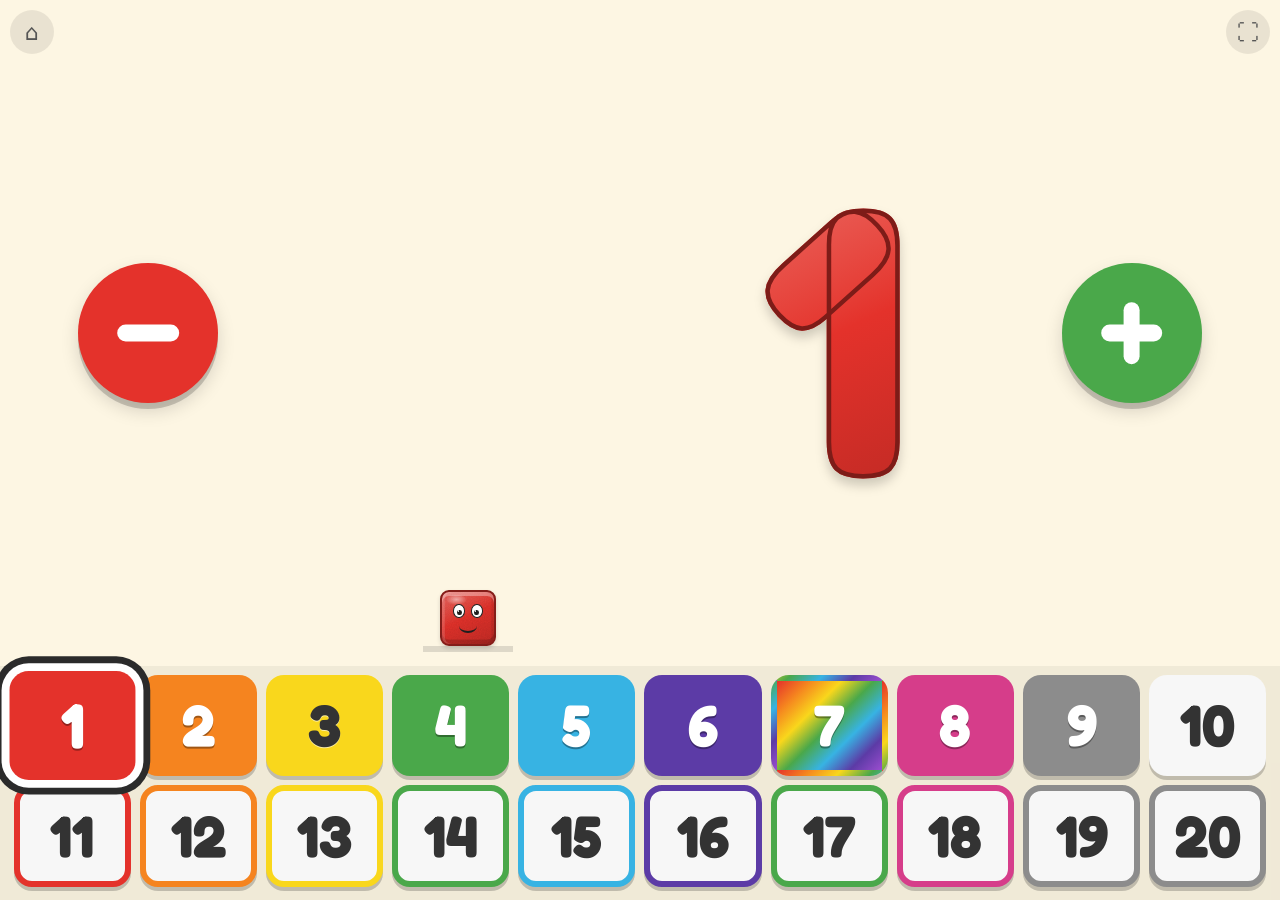
<file: block-buddy/index.html>
<!doctype html>
<html lang="en">
<head>
  <meta charset="utf-8">
  <meta name="viewport" content="width=device-width, initial-scale=1, maximum-scale=1, user-scalable=no">
  <title>Block Buddy</title>
  <link rel="preconnect" href="https://fonts.googleapis.com">
  <link href="https://fonts.googleapis.com/css2?family=Fredoka:wght@500;700&display=swap" rel="stylesheet">
  <link rel="stylesheet" href="../shared/base.css">
  <link rel="stylesheet" href="../shared/blocks.css">
  <style>
    :root {
      --b: 56px;              /* block size, set by JS to fit the screen */
      --pad-h: 26vh;          /* keypad height */
      --num-color: #bbbbbb;
      --num-ones: transparent;
    }

    .app {
      display: grid;
      grid-template-rows: 1fr var(--pad-h);
      height: 100%;
      width: 100%;
    }

    /* ---------- Stage: minus | tower | numeral | plus ---------- */
    .stage {
      display: grid;
      grid-template-columns: 1fr 1.6fr 1.4fr 1fr;
      align-items: center;
      justify-items: center;
      padding: 8px 2vw;
      min-height: 0;
    }

    .big-btn {
      width: 16vmin;
      height: 16vmin;
      max-width: 140px;
      max-height: 140px;
      border-radius: 50%;
      font-size: 10vmin;
      font-weight: 700;
      color: white;
      box-shadow: 0 6px 0 rgba(0,0,0,0.18), 0 8px 18px rgba(0,0,0,0.15);
      transition: transform 0.08s;
      line-height: 1;
    }
    .big-btn:active { transform: translateY(4px); box-shadow: 0 2px 0 rgba(0,0,0,0.18); }
    /* Draw the + and - as bars, not font glyphs, so they sit dead center. */
    .big-btn { position: relative; font-size: 0; }
    .big-btn::before,
    .big-btn.plus::after {
      content: '';
      position: absolute;
      left: 50%;
      top: 50%;
      transform: translate(-50%, -50%);
      background: white;
      border-radius: 100px;
    }
    .big-btn::before { width: 44%; height: 12%; }
    .big-btn.plus::after { width: 12%; height: 44%; }
    .big-btn.plus { background: #4aa84a; }
    .big-btn.minus { background: #e4322b; }
    .big-btn[disabled] { opacity: 0.3; }

    .tower-wrap {
      height: 100%;
      width: 100%;
      display: flex;
      align-items: flex-end;
      justify-content: center;
      padding-bottom: 6px;
    }

    /* The tower sits on a "floor" line. Block/face styles live in shared/blocks.css. */
    .tower {
      border-bottom: 6px solid rgba(0,0,0,0.12);
      transform-origin: bottom center;
    }
    .tower.bounce { animation: bounce 0.35s ease-out; }
    .tower.celebrate { animation: wiggle 0.7s ease-in-out; }
    /* open-mouthed grin while celebrating: the smile arc fills in */
    .tower.celebrate .mouth { height: 22%; background: var(--ink); }

    /* ---------- Big numeral, glossy like the blocks ---------- */
    .numeral {
      font-size: 42vmin;
      font-weight: 700;
      line-height: 0.9;
      /* plain colour first; the glossy version below needs color-mix() */
      color: var(--num-color);
      -webkit-text-stroke: 0.5vmin rgba(0,0,0,0.4);
      filter: drop-shadow(0 0.8vmin 0.6vmin rgba(0,0,0,0.18));
      position: relative;
    }
    @supports (color: color-mix(in srgb, red, blue)) {
      .numeral {
        /* same light-to-dark sweep as a block face, clipped to the glyphs */
        background: linear-gradient(155deg,
          color-mix(in srgb, var(--num-color), white 28%) 0%,
          var(--num-color) 50%,
          color-mix(in srgb, var(--num-color), black 16%) 100%);
        -webkit-background-clip: text;
        background-clip: text;
        color: transparent;
        -webkit-text-stroke: 0.5vmin color-mix(in srgb, var(--num-color), black 45%);
      }
    }
    .numeral.rainbow {
      background: linear-gradient(180deg,#e4322b,#f5841f,#f9d71c,#4aa84a,#37b3e3,#5c3ba6,#9b4dcf);
      -webkit-background-clip: text;
      background-clip: text;
      color: transparent;
      -webkit-text-stroke: 0.5vmin rgba(0,0,0,0.4);
    }
    .numeral.bump { animation: bump 0.3s ease-out; }
    /* teens get an underline in the ones color, echoing the ones column */
    .numeral::after {
      content: '';
      position: absolute;
      left: 10%; right: 10%; bottom: -1.5vmin;
      height: 2vmin;
      border-radius: 2vmin;
      background: var(--num-ones);
    }

    /* ---------- Keypad: two rows of ten ---------- */
    .keypad {
      display: grid;
      grid-template-columns: repeat(10, 1fr);
      grid-template-rows: 1fr 1fr;
      gap: 1vmin;
      padding: 1vmin 1.5vmin 1.5vmin;
      background: rgba(0,0,0,0.05);
    }
    .key {
      min-height: 0;          /* let the grid row, not the font, set the height */
      padding: 0;
      line-height: 1;
      border-radius: 2vmin;
      font-size: 6.5vmin;
      font-weight: 700;
      color: white;
      text-shadow: 0 2px 0 rgba(0,0,0,0.35);
      box-shadow: 0 4px 0 rgba(0,0,0,0.2);
      border: 0.7vmin solid transparent;
      transition: transform 0.08s, box-shadow 0.08s;
    }
    .key.light { color: #333; text-shadow: 0 1px 0 rgba(255,255,255,0.6); }
    .key:active { transform: translateY(3px); box-shadow: 0 1px 0 rgba(0,0,0,0.2); }
    .key.current {
      transform: scale(1.08);
      box-shadow: 0 0 0 0.8vmin #fff, 0 0 0 1.5vmin #2b2b2b, 0 6px 0 rgba(0,0,0,0.2);
      z-index: 2;
    }
    .key.rainbow {
      background: linear-gradient(135deg,#e4322b,#f5841f,#f9d71c,#4aa84a,#37b3e3,#5c3ba6,#9b4dcf);
    }

    @keyframes bounce {
      0%   { transform: scaleY(1); }
      40%  { transform: scaleY(0.92) scaleX(1.04); }
      100% { transform: scaleY(1); }
    }
    @keyframes wiggle {
      0%, 100% { transform: rotate(0); }
      20% { transform: rotate(-4deg) translateY(-6px); }
      40% { transform: rotate(4deg) translateY(-10px); }
      60% { transform: rotate(-3deg) translateY(-6px); }
      80% { transform: rotate(3deg) translateY(-2px); }
    }
    @keyframes bump {
      0%   { transform: scale(1); }
      40%  { transform: scale(1.12); }
      100% { transform: scale(1); }
    }

    /* Portrait fallback: stack the stage vertically. */
    @media (orientation: portrait) {
      .stage {
        grid-template-columns: 1fr 1fr;
        grid-template-rows: 1fr auto;
      }
      .tower-wrap { grid-column: 1 / 3; grid-row: 1; }
      .numeral { font-size: 24vmin; grid-column: 1 / 3; grid-row: 1; justify-self: end; align-self: start; }
      .big-btn.minus { grid-row: 2; grid-column: 1; }
      .big-btn.plus { grid-row: 2; grid-column: 2; }
    }
  </style>
</head>
<body>
  <a class="corner-btn home" href="../index.html" aria-label="Home">&#8962;</a>
  <button class="corner-btn fullscreen" id="fsBtn" aria-label="Fullscreen">&#x26F6;</button>

  <div class="app">
    <div class="stage">
      <button class="big-btn minus" id="minusBtn" aria-label="Take one away"></button>
      <div class="tower-wrap"><div class="tower" id="tower"></div></div>
      <div class="numeral" id="numeral">0</div>
      <button class="big-btn plus" id="plusBtn" aria-label="Add one"></button>
    </div>
    <div class="keypad" id="keypad"></div>
  </div>

  <script src="../shared/blocks.js"></script>
  <script src="../shared/audio.js"></script>
  <script src="../shared/tap.js"></script>
  <script src="../shared/fx.js"></script>
  <script>
    (function () {
      const MAX = 20;
      const towerEl = document.getElementById('tower');
      const numeralEl = document.getElementById('numeral');
      const keypadEl = document.getElementById('keypad');
      const plusBtn = document.getElementById('plusBtn');
      const minusBtn = document.getElementById('minusBtn');
      const fsBtn = document.getElementById('fsBtn');

      let n = 0;
      let stepTimer = null;
      let runId = 0;        // bumps whenever a counting run is interrupted
      let introPending = null; // word the browser refused to say on load, if any
      const keys = [];

      // Speak a number. If the opening word was blocked (no user gesture yet),
      // say it first and queue this one behind it, so the count starts right.
      function speakNumber(word, opts) {
        if (introPending) {
          const first = introPending;
          introPending = null;
          GameAudio.say(first);
          GameAudio.say(word, Object.assign({ queue: true }, opts || {}));
        } else {
          GameAudio.say(word, opts);
        }
      }

      // ---- Build keypad 1..20 ----
      for (let i = 1; i <= MAX; i++) {
        const k = document.createElement('button');
        k.className = 'key';
        k.textContent = i;
        if (i === 7) {
          k.classList.add('rainbow');
        } else if (i > 10) {
          // Teens: white like the ten, with a border in the ones color.
          k.style.background = Blocks.numberColor(10);
          k.style.borderColor = i === 20 ? '#8c8c8c' : Blocks.numberColor(i - 10);
          k.classList.add('light');
        } else {
          k.style.background = Blocks.numberColor(i);
          if (Blocks.isLight(Blocks.numberColor(i))) k.classList.add('light');
        }
        Tap.on(k, () => { GameAudio.unlock(); goTo(i); });
        keypadEl.appendChild(k);
        keys[i] = k;
      }

      // ---- Sizing: fit ten blocks plus headroom in the stage ----
      function fit() {
        const wrap = towerEl.parentElement;
        const h = wrap.clientHeight;
        const w = wrap.clientWidth;
        // Two columns plus gap and padding is about 3 block widths.
        const b = Math.max(18, Math.min(h / 11.6, w / 3.2, 110));
        document.documentElement.style.setProperty('--b', b + 'px');
      }
      window.addEventListener('resize', fit);

      // ---- Rendering ----
      function restartAnim(el, cls) {
        el.classList.remove(cls);
        void el.offsetWidth; // force reflow so the animation replays
        el.classList.add(cls);
      }

      function show(value, opts) {
        opts = opts || {};
        n = Math.max(0, Math.min(MAX, value));
        Blocks.render(towerEl, n, { pop: opts.pop ? n - 1 : -1 });
        restartAnim(towerEl, 'bounce');

        numeralEl.textContent = n;
        numeralEl.classList.toggle('rainbow', n === 7);
        document.documentElement.style.setProperty('--num-color', Blocks.numberColor(n));
        document.documentElement.style.setProperty('--num-ones', Blocks.onesColor(n) || 'transparent');
        restartAnim(numeralEl, 'bump');

        keys.forEach(k => k && k.classList.remove('current'));
        if (keys[n]) keys[n].classList.add('current');

        plusBtn.disabled = n >= MAX;
        minusBtn.disabled = n <= 0;
      }

      // ---- Single steps ----
      function stopStepping() {
        runId++;
        if (stepTimer) { clearTimeout(stepTimer); stepTimer = null; }
      }

      function addOne() {
        stopStepping();
        if (n >= MAX) return;
        show(n + 1, { pop: true });
        GameAudio.pop(n);
        speakNumber(stepWord(n));
      }

      // Single steps say the plain word, except teens, which get the
      // "fourteen, ten and four" form every time: that is the lesson.
      function stepWord(v) {
        return v > 10 ? Blocks.phrase(v) : Blocks.WORDS[v];
      }

      function takeOne() {
        stopStepping();
        if (n <= 0) return;
        show(n - 1);
        GameAudio.unpop(n);
        speakNumber(stepWord(n));
      }

      // ---- Keypad: count up or down to the target, one block at a time ----
      // Each step waits for the spoken word to finish, then pauses briefly,
      // so no number ever gets cut off mid-word.
      function goTo(target) {
        stopStepping();
        if (target === n) { celebrate(target); return; }
        const dir = target > n ? 1 : -1;
        const run = runId;
        const pause = 160;

        function tick() {
          if (run !== runId) return;
          show(n + dir, { pop: dir > 0 });
          if (dir > 0) GameAudio.pop(n); else GameAudio.unpop(n);
          if (n === target) {
            celebrate(target);
            stepTimer = null;
            return;
          }
          speakNumber(Blocks.WORDS[n], {
            onEnd: () => {
              if (run !== runId) return;
              stepTimer = setTimeout(tick, pause);
            }
          });
        }
        tick();
      }

      let celebrateTimer = null;
      function celebrate(target) {
        restartAnim(towerEl, 'celebrate');
        // The class must come off again or the grin sticks and the bounce never plays.
        clearTimeout(celebrateTimer);
        celebrateTimer = setTimeout(() => towerEl.classList.remove('celebrate'), 800);
        GameAudio.chime();
        const r = towerEl.getBoundingClientRect();
        FX.burstFrom(towerEl, { spread: Math.max(160, r.height * 0.6) });
        speakNumber(Blocks.phrase(target));
      }

      // ---- Wire up ----
      Tap.on(plusBtn, () => { GameAudio.unlock(); addOne(); });
      Tap.on(minusBtn, () => { GameAudio.unlock(); takeOne(); });

      fsBtn.addEventListener('click', () => {
        const el = document.documentElement;
        if (el.requestFullscreen) el.requestFullscreen().catch(() => {});
      });

      document.addEventListener('contextmenu', e => e.preventDefault());
      document.addEventListener('pointerup', () => GameAudio.unlock(), { once: true });

      fit();
      // Dev convenience: open block-buddy/?n=14 to start on a given number.
      const startAt = parseInt(new URLSearchParams(location.search).get('n'), 10);
      show(Number.isFinite(startAt) ? startAt : 1);

      // Greet with the starting number as soon as a voice is available.
      // If the browser refuses to speak before a tap, remember the word
      // and let the first tap say it (see speakNumber).
      const introWord = Blocks.WORDS[n];
      GameAudio.ready(() => {
        GameAudio.unlock();
        GameAudio.say(introWord, {
          onError: (code) => { if (code === 'not-allowed') introPending = introWord; }
        });
      });
    })();
  </script>
</body>
</html>
</file>
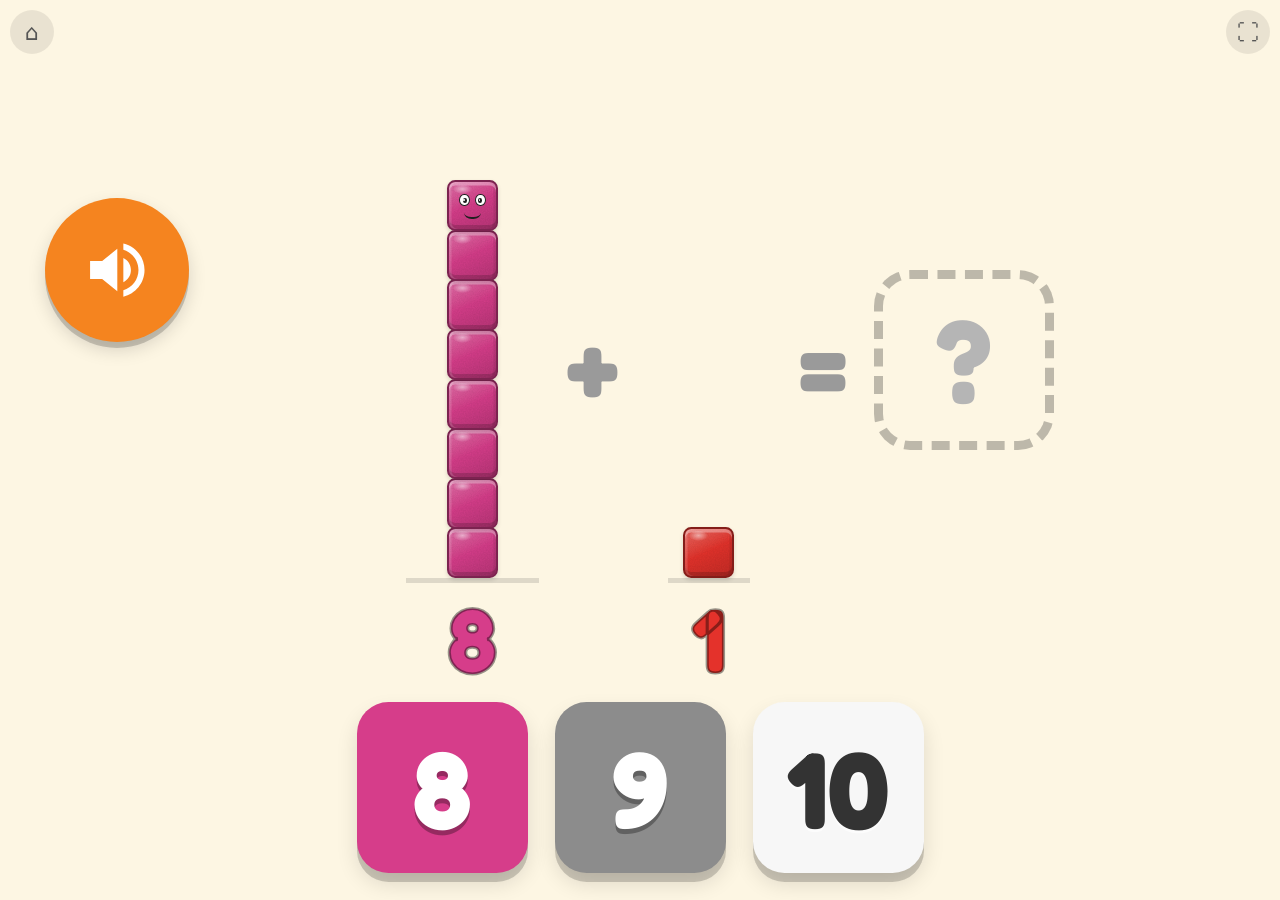
<file: count-on/index.html>
<!doctype html>
<html lang="en">
<head>
  <meta charset="utf-8">
  <meta name="viewport" content="width=device-width, initial-scale=1, maximum-scale=1, user-scalable=no">
  <title>Count On</title>
  <link rel="preconnect" href="https://fonts.googleapis.com">
  <link href="https://fonts.googleapis.com/css2?family=Fredoka:wght@500;700&display=swap" rel="stylesheet">
  <link rel="stylesheet" href="../shared/base.css">
  <link rel="stylesheet" href="../shared/blocks.css">
  <style>
    /*
     * Count On: the bridge from "count every block" to adding.
     * The first number hides in a box with its numeral on the lid, so
     * counting from one is not an option; she starts at the box's number
     * and counts the few blocks that come after it.
     */
    .app {
      height: 100%;
      display: grid;
      grid-template-rows: minmax(0, 1fr) auto; /* the stage never grows past the screen, so fitBlocks measures a true height */
      padding: 2vmin 3vmin 3vmin;
      min-height: 0;
    }
    .stage {
      height: 100%;
      display: grid;
      grid-template-columns: 20vmin 1fr;
      align-items: center;
      min-height: 0;
    }
    .side { display: flex; flex-direction: column; align-items: center; gap: 4vmin; }
    .replay {
      width: 16vmin;
      height: 16vmin;
      border-radius: 50%;
      background: #f5841f;
      box-shadow: 0 6px 0 rgba(0,0,0,0.18), 0 8px 18px rgba(0,0,0,0.15);
      display: flex;
      align-items: center;
      justify-content: center;
      transition: transform 0.08s;
    }
    .replay:active { transform: translateY(4px); box-shadow: 0 2px 0 rgba(0,0,0,0.18); }
    .replay svg { width: 55%; height: 55%; fill: white; }
    .replay.pulse { animation: pulse 1.2s ease-in-out infinite; }
    .helpcount {
      width: 14vmin;
      height: 14vmin;
      border-radius: 50%;
      background: #37b3e3;
      color: white;
      font-size: 5vmin;
      font-weight: 700;
      letter-spacing: -0.2vmin;
      text-shadow: 0 0.3vmin 0 rgba(0,0,0,0.25);
      box-shadow: 0 6px 0 rgba(0,0,0,0.18), 0 8px 18px rgba(0,0,0,0.15);
      opacity: 0;
      pointer-events: none;
      transform: scale(0.6);
      transition: opacity 0.3s, transform 0.3s, background 0.2s;
    }
    .helpcount.show { opacity: 1; pointer-events: auto; transform: scale(1); }
    .helpcount.show.pulse { animation: pulse 1.2s ease-in-out 2; }
    .helpcount.counting { background: #4aa84a; }

    /* [box] + [new blocks] = ? */
    .eq {
      height: 100%;
      min-height: 0;
      display: flex;
      align-items: stretch;
      justify-content: center;
      gap: 3vmin;
      padding-top: 2vmin;
    }
    .slot {
      display: flex;
      flex-direction: column;
      align-items: center;
      justify-content: flex-end;
      min-width: 14vmin;
    }
    .slot .tower { border-bottom: 5px solid rgba(0,0,0,0.12); transform-origin: bottom center; }
    .slot .n {
      --c: #999;
      font-size: 10vmin;
      font-weight: 700;
      line-height: 1;
      margin-top: 1.2vmin;
      color: var(--c);
      -webkit-text-stroke: 0.35vmin rgba(0,0,0,0.4);
    }
    .gone { visibility: hidden; }
    .slot.arrive { animation: arrive 0.45s cubic-bezier(.3,1.6,.5,1); }

    /* The box. The tower sits inside it; the lid covers it, with the numeral on the front.
       Level 1 leaves the lid off, so she can see the number while learning "one more". */
    .box {
      position: relative;
      display: flex;
      align-items: flex-end;
      justify-content: center;
      min-width: calc(var(--b) * 2.6);
      min-height: calc(var(--b) * 2.4);
      padding: calc(var(--b) * 0.25) calc(var(--b) * 0.15) 0;
      border-bottom: 5px solid rgba(0,0,0,0.12);
      border-radius: 2vmin 2vmin 0 0;
    }
    .box .tower { border-bottom: none; padding: 0; min-width: 0; }
    .box .tower.celebrate { animation: wiggle 0.7s ease-in-out; transform-origin: bottom center; }
    .box .tower.celebrate .mouth { height: 22%; background: var(--ink); }
    .lid {
      position: absolute;
      inset: 0;
      border-radius: 2vmin 2vmin 0.8vmin 0.8vmin;
      background:
        repeating-linear-gradient(90deg, rgba(0,0,0,0.035) 0 0.5vmin, transparent 0.5vmin 2.2vmin),
        linear-gradient(170deg, #e7b37a 0%, #d39a5c 55%, #be8346 100%);
      border: 0.6vmin solid #9c6a35;
      box-shadow: inset 0 1vmin 0 rgba(255,255,255,0.22), 0 1vmin 2vmin rgba(0,0,0,0.15);
      display: flex;
      align-items: center;
      justify-content: center;
      z-index: 3;
      transition: transform 0.35s cubic-bezier(.3,1.3,.5,1), opacity 0.3s;
    }
    /* a strip of tape across the top, so it reads as a box and not a sign */
    .lid::before {
      content: '';
      position: absolute;
      top: -0.6vmin; left: 38%; right: 38%;
      height: 3vmin;
      background: rgba(245, 230, 190, 0.85);
      border-radius: 0 0 0.6vmin 0.6vmin;
    }
    .lid .n {
      --c: #999;
      font-size: min(18vmin, calc(var(--b) * 1.7));
      font-weight: 700;
      line-height: 1;
      color: var(--c);
      background: white;
      border-radius: 2vmin;
      padding: 0.6vmin 2vmin;
      -webkit-text-stroke: 0.35vmin rgba(0,0,0,0.4);
      box-shadow: 0 0.5vmin 0 rgba(0,0,0,0.15);
    }
    .box.open .lid { transform: translateY(-75%) rotate(-10deg); opacity: 0; pointer-events: none; }
    .box.glow .lid, .box.open.glow .tower { box-shadow: 0 0 0 1vmin #fff, 0 0 4vmin 1.4vmin rgba(255, 200, 0, 0.9); }
    .box.glow .lid { animation: pulse 0.9s ease-in-out infinite; }
    .box.wobble { animation: wiggle 0.7s ease-in-out; transform-origin: bottom center; }
    /* numeral under the box, shown only while the lid is off for good (level 1) */
    #boxSlot .n.under { visibility: hidden; }
    .eq.see #boxSlot .n.under { visibility: visible; }

    .op {
      align-self: center;
      font-size: 12vmin;
      font-weight: 700;
      color: #9a9a9a;
      line-height: 1;
      transition: opacity 0.3s;
    }
    .answer {
      align-self: center;
      width: 20vmin;
      height: 20vmin;
      border-radius: 4vmin;
      border: 1vmin dashed rgba(0,0,0,0.25);
      display: flex;
      align-items: center;
      justify-content: center;
      font-size: 13vmin;
      font-weight: 700;
      color: #b5b5b5;
    }
    .answer.solved {
      --c: #999;
      border-style: solid;
      border-color: var(--c);
      background: white;
      color: var(--c);
      -webkit-text-stroke: 0.35vmin rgba(0,0,0,0.4);
      animation: found 0.55s cubic-bezier(.3,1.6,.5,1);
    }

    /* ---------- Answer tiles ---------- */
    .tiles { display: flex; gap: 3vmin; justify-content: center; padding-top: 2vmin; }
    .tile {
      --c: #999;
      width: 19vmin;
      height: 19vmin;
      border-radius: 3.5vmin;
      background: var(--c);
      border: 1vmin solid transparent;
      color: white;
      font-size: 12vmin;
      font-weight: 700;
      line-height: 1;
      text-shadow: 0 0.5vmin 0 rgba(0,0,0,0.3);
      box-shadow: 0 1vmin 0 rgba(0,0,0,0.18), 0 1.2vmin 2.4vmin rgba(0,0,0,0.12);
      display: flex;
      align-items: center;
      justify-content: center;
      transition: transform 0.12s, opacity 0.4s, box-shadow 0.12s;
    }
    .tile:active { transform: translateY(0.6vmin); box-shadow: 0 0.4vmin 0 rgba(0,0,0,0.18); }
    .tile.light { color: #333; text-shadow: 0 0.3vmin 0 rgba(255,255,255,0.6); }
    .tile.teen { background: #f7f7f7; }
    .tile.rainbow { background: linear-gradient(135deg,#e4322b,#f5841f,#f9d71c,#4aa84a,#37b3e3,#5c3ba6,#9b4dcf); }
    .tile.wrong { animation: shake 0.45s ease-in-out; }
    .tile.dim { opacity: 0.25; pointer-events: none; }
    .tile.right { animation: found 0.55s cubic-bezier(.3,1.6,.5,1) forwards; pointer-events: none; }
    .tiles.locked .tile { pointer-events: none; }
    .tiles.waiting .tile { opacity: 0.5; }

    /* ---------- End-of-set overlay ---------- */
    .party {
      position: fixed;
      inset: 0;
      background: var(--bg);
      display: none;
      flex-direction: column;
      align-items: center;
      justify-content: center;
      gap: 6vmin;
      z-index: 20;
    }
    .party.show { display: flex; }
    .party .lineup {
      display: flex;
      align-items: flex-end;
      gap: 2.5vmin;
      border-bottom: 6px solid rgba(0,0,0,0.12);
      padding: 0 4vmin;
      max-width: 94vw;
    }
    .party .lineup .tower { animation: hop 0.9s ease-in-out infinite; transform-origin: bottom center; }
    .play {
      width: 22vmin;
      height: 22vmin;
      border-radius: 50%;
      background: #4aa84a;
      box-shadow: 0 6px 0 rgba(0,0,0,0.18), 0 8px 18px rgba(0,0,0,0.15);
      position: relative;
    }
    .play::after {
      content: '';
      position: absolute;
      left: 56%;
      top: 50%;
      transform: translate(-50%, -50%);
      border-left: 9vmin solid white;
      border-top: 6vmin solid transparent;
      border-bottom: 6vmin solid transparent;
    }

    @keyframes found {
      0%   { transform: scale(1); }
      45%  { transform: scale(1.2) rotate(-3deg); }
      70%  { transform: scale(1.05) rotate(2deg); }
      100% { transform: scale(1.08) rotate(0); }
    }
    @keyframes shake {
      0%, 100% { transform: translateX(0); }
      20% { transform: translateX(-2vmin) rotate(-3deg); }
      40% { transform: translateX(2vmin) rotate(3deg); }
      60% { transform: translateX(-1.5vmin) rotate(-2deg); }
      80% { transform: translateX(1.5vmin) rotate(2deg); }
    }
    @keyframes pulse {
      0%, 100% { transform: scale(1); }
      50% { transform: scale(1.06); }
    }
    @keyframes wiggle {
      0%, 100% { transform: rotate(0); }
      20% { transform: rotate(-4deg) translateY(-6px); }
      40% { transform: rotate(4deg) translateY(-10px); }
      60% { transform: rotate(-3deg) translateY(-6px); }
      80% { transform: rotate(3deg) translateY(-2px); }
    }
    @keyframes hop {
      0%, 100% { transform: translateY(0); }
      30% { transform: translateY(-2vmin) scaleY(1.05); }
      50% { transform: translateY(0) scaleY(0.95); }
    }
    @keyframes arrive {
      0%   { transform: translateY(-6vmin) scale(0.4); opacity: 0; }
      100% { transform: translateY(0) scale(1); opacity: 1; }
    }

    @media (orientation: portrait) {
      .stage { grid-template-columns: 1fr; grid-template-rows: auto 1fr; justify-items: center; }
      .tiles { flex-wrap: wrap; }
    }
  </style>
</head>
<body>
  <a class="corner-btn home" href="../index.html" aria-label="Home">&#8962;</a>
  <button class="corner-btn fullscreen" id="fsBtn" aria-label="Fullscreen">&#x26F6;</button>

  <div class="app">
    <div class="stage">
      <div class="side">
        <button class="replay" id="replayBtn" aria-label="Say it again">
          <svg viewBox="0 0 24 24" aria-hidden="true">
            <path d="M3 9v6h4l5 4V5L7 9H3zm13.5 3c0-1.8-1-3.3-2.5-4v8c1.5-.7 2.5-2.2 2.5-4zM14 3.2v2.1c2.9.9 5 3.5 5 6.7s-2.1 5.8-5 6.7v2.1c4-.9 7-4.5 7-8.8s-3-7.9-7-8.8z"/>
          </svg>
        </button>
        <button class="helpcount" id="helpBtn" aria-label="Count on with me">123</button>
      </div>
      <div class="eq" id="eq">
        <div class="slot" id="boxSlot">
          <div class="box" id="box">
            <div class="tower" id="towerA"></div>
            <div class="lid" id="lid"><div class="n" id="lidN"></div></div>
          </div>
          <div class="n under" id="nA"></div>
        </div>
        <div class="op" id="op">+</div>
        <div class="slot" id="slotB"><div class="tower" id="towerB"></div><div class="n" id="nB"></div></div>
        <div class="op" id="eqSign">=</div>
        <div class="answer" id="answer">?</div>
      </div>
    </div>
    <div class="tiles" id="tiles"></div>
  </div>

  <div class="party" id="party">
    <div class="lineup" id="lineup"></div>
    <button class="play" id="playBtn" aria-label="Play"></button>
  </div>

  <script src="../shared/blocks.js"></script>
  <script src="../shared/audio.js"></script>
  <script src="../shared/progress.js"></script>
  <script src="../shared/tap.js"></script>
  <script src="../shared/fx.js"></script>
  <script src="../shared/count.js"></script>
  <script src="../shared/gate.js"></script>
  <script>
    (function () {
      const GAME = 'count-on';
      const MAX_LEVEL = 4;
      const CLEAN_ROUNDS_TO_ADVANCE = 5;
      const ROUNDS_PER_SET = 5;
      const IDLE_HELP_MS = 20000;
      const IDLE_REPEAT_MS = 25000;
      const PEEK_MS = 1600;
      const SLOW = 0.7; // the box number is said slowly: "fiiive... six, seven"
      const CHEERS = ['Yes!', 'Hooray!', "That's it!", 'Wow!', 'Super!', 'You got it!'];

      const $ = id => document.getElementById(id);
      const eqEl = $('eq'), boxEl = $('box'), towerA = $('towerA'), towerB = $('towerB');
      const nA = $('nA'), nB = $('nB'), lidN = $('lidN');
      const slotB = $('slotB'), opEl = $('op'), answerEl = $('answer');
      const tilesEl = $('tiles'), replayBtn = $('replayBtn'), helpBtn = $('helpBtn');
      const partyEl = $('party'), lineupEl = $('lineup'), playBtn = $('playBtn');
      const params = new URLSearchParams(location.search);
      // Dev conveniences: ?level=3 forces a level; ?demo=fresh|hint|done|party freezes a state.
      const demo = params.get('demo');
      const forcedLevel = parseInt(params.get('level'), 10);

      // Levels: 1 one more, box open (see it)      2 one more, box closed
      //         3 two or three more, totals to 10   4 one to three more, from 5-10, totals to 13
      let level = 1;
      let a = 0, k = 0, answer = 0;   // a in the box, k more come, answer = a + k
      let lastKey = '';
      let locked = true;
      let busy = false;               // the box is being peeked into or filled
      let wrongTaps = 0;
      let roundsDone = 0;
      let solved = [];
      let runId = 0;
      let promptId = 0;
      let idleTimer = null;
      let idleRepeats = 0;
      let countId = 0;
      let peekTimer = null;

      const W = n => Blocks.WORDS[n];
      const open = () => level === 1;
      const moreWord = () => k === 1 ? 'one more' : W(k) + ' more';

      // ---- Problems ----
      function problemPool(lvl) {
        const pool = [];
        if (lvl === 1) for (let x = 1; x <= 9; x++) pool.push(x + '+1');
        else if (lvl === 2) for (let x = 2; x <= 9; x++) pool.push(x + '+1');
        else if (lvl === 3) for (let x = 2; x <= 8; x++) for (let y = 2; y <= 3 && x + y <= 10; y++) pool.push(x + '+' + y);
        else for (let x = 5; x <= 10; x++) for (let y = 1; y <= 3; y++) pool.push(x + '+' + y);
        return pool;
      }

      function planRound() {
        level = Number.isFinite(forcedLevel) ? forcedLevel : Progress.getLevel(GAME);
        level = Math.max(1, Math.min(MAX_LEVEL, level));
        const key = Progress.pickTarget(problemPool(level), lastKey, () => 1);
        lastKey = key;
        [a, k] = key.split('+').map(Number);
        answer = a + k;
      }

      function shuffle(arr) {
        for (let i = arr.length - 1; i > 0; i--) {
          const j = Math.floor(Math.random() * (i + 1));
          [arr[i], arr[j]] = [arr[j], arr[i]];
        }
        return arr;
      }

      // The two slips worth catching: the box number (forgot to count on) and
      // the new blocks alone (forgot the box). Then a neighbour of the answer.
      function pickChoices() {
        const top = level === 4 ? 13 : 10;
        const want = level <= 2 ? 2 : 3;   // three tiles while learning "one more", four after
        const ok = n => n >= 1 && n <= top && n !== answer;
        const picks = new Set();
        if (ok(a)) picks.add(a);
        if (level >= 3 && ok(k) && k !== a) picks.add(k);
        shuffle([answer + 1, answer - 1, answer + 2]).forEach(n => { if (picks.size < want && ok(n)) picks.add(n); });
        for (let i = 1; picks.size < want && i <= top; i++) if (ok(i)) picks.add(i);
        return shuffle([answer, ...Array.from(picks).slice(0, want)]);
      }

      // ---- Speech ----
      function questionText() {
        return open()
          ? W(a) + ' and one more. How many now?'
          : W(a) + ' in the box, and ' + moreWord() + '. How many now?';
      }

      function prompt(prefix, text) {
        const id = ++promptId;
        replayBtn.classList.add('pulse');
        GameAudio.say((prefix || '') + (text || questionText()), {
          onEnd: () => { if (id === promptId) replayBtn.classList.remove('pulse'); }
        });
        armIdle();
      }

      function armIdle() {
        clearTimeout(idleTimer);
        if (locked || idleRepeats >= 2) return;
        idleTimer = setTimeout(() => {
          if (locked || counting() || busy) return;
          idleRepeats++;
          if (idleRepeats === 1) { showHelp(); armIdle(); }
          else prompt();
        }, idleRepeats === 0 ? IDLE_HELP_MS : IDLE_REPEAT_MS);
      }

      // ---- Count on with me (only when she asks) ----
      // Models the move itself: say the box number slowly, then count only the new blocks.
      function showHelp() {
        if (helpBtn.classList.contains('show')) return;
        helpBtn.classList.add('show', 'pulse');
        setTimeout(() => helpBtn.classList.remove('pulse'), 2600);
      }

      function counting() { return helpBtn.classList.contains('counting'); }

      function stopCount() {
        countId++;
        helpBtn.classList.remove('counting');
        boxEl.classList.remove('glow');
        document.querySelectorAll('.block.lit').forEach(b => b.classList.remove('lit'));
      }

      function countWithMe() {
        if (locked || busy) return;
        stopCount();
        clearTimeout(idleTimer);
        promptId++;
        replayBtn.classList.remove('pulse');
        const id = countId, run = runId;
        const alive = () => id === countId && run === runId;
        helpBtn.classList.add('counting');
        boxEl.classList.add('glow');
        // The tiles stay live: a tap at any point stops the counting and counts as her answer.
        GameAudio.say(W(a) + '...', {
          rate: SLOW,
          onDone: () => {
            if (!alive()) return;
            boxEl.classList.remove('glow');
            Count.along(towerB.querySelectorAll('.block'), {
              from: a + 1,
              alive,
              onDone: () => {
                helpBtn.classList.remove('counting');
                prompt('', 'Find ' + W(answer) + '!');
              }
            });
          }
        });
      }

      // ---- Peek: tap the box to check what's inside ----
      // It says the number, nothing more, so peeking builds trust in the lid
      // without turning into counting from one.
      function peek() {
        if (open() || locked || busy || boxEl.classList.contains('open')) return;
        stopCount();
        clearTimeout(idleTimer);
        promptId++;
        replayBtn.classList.remove('pulse');
        const run = runId;
        boxEl.classList.add('open');
        GameAudio.say(W(a) + '!');
        clearTimeout(peekTimer);
        peekTimer = setTimeout(() => {
          if (run !== runId) return;
          boxEl.classList.remove('open');
          armIdle();
        }, PEEK_MS);
      }

      // ---- Drawing ----
      function colorOf(n) {
        return n === 10 ? '#8c8c8c' : n > 10 ? Blocks.onesColor(n) || '#8c8c8c' : Blocks.numberColor(n);
      }
      function setNumeral(el, n) {
        el.textContent = n;
        el.style.setProperty('--c', colorOf(n));
      }

      // One block size for the whole round, so nothing jumps as the box fills.
      function fitBlocks() {
        const tallest = Math.min(answer, 10);
        const room = eqEl.clientHeight - nB.offsetHeight - 50;
        const width = eqEl.clientWidth / 10;
        const size = Math.max(14, Math.min(room / (tallest + 1.3), width, 64));
        eqEl.style.setProperty('--b', size + 'px');
      }

      // The new blocks share one colour (the colour of k), so they read as
      // separate arrivals to count, not as a number that changes as they leave.
      function renderLoose(n) {
        towerB.innerHTML = '';
        const col = document.createElement('div');
        col.className = 'col';
        const c = Blocks.numberColor(k);
        for (let i = 0; i < n; i++) {
          const block = document.createElement('div');
          block.className = 'block';
          block.style.setProperty('--c', c);
          if (Blocks.isLight(c)) block.classList.add('light');
          col.appendChild(block);
        }
        towerB.appendChild(col);
      }

      function styleTile(tile, n) {
        tile.className = 'tile';
        if (n === 7) tile.classList.add('rainbow');
        else if (n > 10) {
          tile.classList.add('teen', 'light');
          tile.style.borderColor = n === 20 ? '#8c8c8c' : Blocks.numberColor(n - 10);
        } else {
          const c = Blocks.numberColor(n);
          tile.style.setProperty('--c', c);
          if (Blocks.isLight(c)) tile.classList.add('light');
        }
      }

      function renderTiles() {
        tilesEl.innerHTML = '';
        pickChoices().forEach(n => {
          const tile = document.createElement('button');
          styleTile(tile, n);
          tile.textContent = n;
          tile.dataset.n = n;
          Tap.on(tile, () => { GameAudio.unlock(); onTap(tile, n); });
          tilesEl.appendChild(tile);
        });
      }

      function lockTiles(on) {
        locked = on;
        tilesEl.classList.toggle('locked', on);
      }

      // ---- Round flow ----
      // "Five in the box." -> the new blocks arrive -> "and two more. How many now?"
      function newRound(prefix) {
        const run = ++runId;
        planRound();
        wrongTaps = 0;
        idleRepeats = 0;
        busy = false;
        clearTimeout(idleTimer);
        clearTimeout(peekTimer);
        stopCount();
        helpBtn.classList.remove('show', 'pulse');

        eqEl.classList.toggle('see', open());
        boxEl.classList.toggle('open', open());
        [slotB, opEl].forEach(el => el.classList.remove('gone'));
        slotB.classList.add('gone');
        slotB.classList.remove('arrive');
        answerEl.className = 'answer';
        answerEl.textContent = '?';
        setNumeral(lidN, a);
        setNumeral(nA, a);
        setNumeral(nB, k);
        renderTiles();                        // first, so fitBlocks measures the stage with the tiles in place
        fitBlocks();
        Blocks.render(towerA, a);
        renderLoose(k);
        lockTiles(true);
        tilesEl.classList.add('waiting');

        boxEl.classList.remove('wobble');
        void boxEl.offsetWidth;
        boxEl.classList.add('wobble');
        const intro = open() ? 'This is ' + W(a) + '.' : W(a) + ' in the box.';
        GameAudio.say((prefix || '') + intro, {
          onDone: () => {
            if (run !== runId) return;
            slotB.classList.remove('gone');
            slotB.classList.add('arrive');
            GameAudio.pop(k);
            setTimeout(() => {
              if (run !== runId) return;
              tilesEl.classList.remove('waiting');
              lockTiles(false);
              prompt('', 'And ' + moreWord() + '! How many now?');
            }, 450);
          }
        });
      }

      // ---- Answers ----
      function onTap(tile, n) {
        if (locked) return;
        clearTimeout(idleTimer);
        stopCount();
        if (busy) { clearTimeout(peekTimer); busy = false; }
        if (!open()) boxEl.classList.remove('open');

        if (n === answer) {
          lockTiles(true);
          const run = ++runId;
          promptId++;
          replayBtn.classList.remove('pulse');
          tile.classList.add('right');
          tilesEl.querySelectorAll('.tile').forEach(t => { if (t !== tile) t.classList.add('dim'); });
          Progress.recordLevelRound(GAME, wrongTaps === 0, CLEAN_ROUNDS_TO_ADVANCE, MAX_LEVEL);
          solved.push(answer);
          fill(run);
          return;
        }

        wrongTaps++;
        tile.classList.remove('wrong');
        void tile.offsetWidth;
        tile.classList.add('wrong');
        const fadeRun = runId;
        setTimeout(() => { if (fadeRun === runId) tile.classList.add('dim'); }, 450);
        GameAudio.nope();
        showHelp();

        // Name the slip, so the next try has somewhere to start.
        if (n === a) prompt(open() ? "That's " + W(a) + '. One more comes! ' : "That's the box. Now count on! ", ' ');
        else if (n === k && level >= 3) prompt("That's just the new ones. Start with the box! ", ' ');
        else prompt("That's " + W(n) + '. ');
      }

      // The payoff, every time: "fiiive... six, seven!" as each new block hops into the box.
      function fill(run) {
        busy = true;
        boxEl.classList.add('glow');
        GameAudio.say(W(a) + '...', {
          rate: SLOW,
          onDone: () => { if (run !== runId) return; boxEl.classList.remove('glow'); hopNext(run, 1); }
        });
      }

      function hopNext(run, i) {
        if (run !== runId) return;
        if (i > k) { setTimeout(() => { if (run === runId) reveal(run); }, 250); return; }
        const blocks = towerB.querySelectorAll('.block');
        const top = blocks[blocks.length - 1];
        const rb = top.getBoundingClientRect();
        const ra = (open() ? towerA : boxEl).getBoundingClientRect();
        const dx = (ra.left + ra.width / 2) - (rb.left + rb.width / 2);
        const dy = (open() ? ra.top - rb.height / 2 : ra.top + ra.height / 2) - (rb.top + rb.height / 2);
        const hop = top.animate([
          { transform: 'translate(0, 0) scale(1)' },
          { transform: 'translate(' + dx * 0.5 + 'px, ' + (Math.min(dy, 0) - rb.height * 2) + 'px) scale(1)', offset: 0.55 },
          { transform: 'translate(' + dx + 'px, ' + dy + 'px) scale(' + (open() ? 1 : 0.5) + ')' }
        ], { duration: 420, easing: 'ease-in-out', fill: 'forwards' });
        let landed = false;
        const land = () => {
          if (landed || run !== runId) return;
          landed = true;
          renderLoose(k - i);
          if (k - i === 0) opEl.classList.add('gone');
          Blocks.render(towerA, a + i, { pop: a + i - 1 });
          setNumeral(lidN, a + i);
          setNumeral(nA, a + i);
          if (!open()) { boxEl.classList.remove('wobble'); void boxEl.offsetWidth; boxEl.classList.add('wobble'); }
          GameAudio.pop(a + i);
          GameAudio.say(W(a + i), { onDone: () => setTimeout(() => hopNext(run, i + 1), 150) });
        };
        hop.onfinish = land;
        setTimeout(land, 480);
      }

      // Open the box: it really is the whole number now.
      function reveal(run) {
        slotB.classList.add('gone');
        boxEl.classList.add('open');
        eqEl.classList.add('see');
        towerA.classList.remove('celebrate');
        void towerA.offsetWidth;
        towerA.classList.add('celebrate');
        setTimeout(() => towerA.classList.remove('celebrate'), 800);
        answerEl.className = 'answer solved';
        answerEl.textContent = answer;
        answerEl.style.setProperty('--c', colorOf(answer));
        GameAudio.chime();
        FX.burstFrom(towerA, { spread: 260 });
        const cheer = CHEERS[Math.floor(Math.random() * CHEERS.length)];
        GameAudio.say(cheer + ' ' + W(a) + ' and ' + moreWord() + ' make ' + Blocks.phrase(answer), {
          onDone: () => setTimeout(() => { if (run === runId) nextRound(); }, 800)
        });
      }

      function nextRound() {
        if (demo) return;
        roundsDone++;
        if (roundsDone >= ROUNDS_PER_SET) { endSet(); return; }
        newRound();
      }

      // ---- End of set ----
      function lineup(numbers) {
        lineupEl.innerHTML = '';
        const cols = numbers.reduce((s, n) => s + Blocks.columns(n).length, 0);
        const size = Math.max(1.5, Math.min(3.2, 70 / (Math.max(cols, 1) * 1.45)));
        numbers.forEach((n, i) => {
          const t = document.createElement('div');
          t.className = 'tower';
          t.style.setProperty('--b', size + 'vmin');
          t.style.animationDelay = (i * 0.12) + 's';
          Blocks.render(t, n);
          lineupEl.appendChild(t);
        });
      }

      function endSet() {
        lockTiles(true);
        clearTimeout(idleTimer);
        const up = Progress.takeLevelUp(GAME);
        lineup(solved);
        partyEl.classList.add('show');
        GameAudio.chime();
        setTimeout(() => GameAudio.chime(), 350);
        const cx = window.innerWidth / 2, cy = window.innerHeight * 0.38;
        FX.burst(cx - window.innerWidth * 0.18, cy, { count: 40, spread: 320 });
        setTimeout(() => FX.burst(cx + window.innerWidth * 0.18, cy, { count: 40, spread: 320 }), 300);
        setTimeout(() => FX.burst(cx, cy - 40, { count: 50, spread: 400 }), 700);
        const next = {
          2: 'Next time, the blocks hide in a box!',
          3: 'Next time, more blocks come!',
          4: 'Next time, bigger numbers!'
        }[up];
        GameAudio.say('You did them all!' + (next ? ' ' + next : ''));
      }

      function startSet(prefix) {
        partyEl.classList.remove('show');
        roundsDone = 0;
        solved = [];
        newRound(prefix);
      }

      // ---- Wire up ----
      const HELLO = "Let's count on! ";
      Tap.on(playBtn, () => { GameAudio.unlock(); startSet(''); });
      Tap.on(replayBtn, () => {
        if (locked || busy) return;
        GameAudio.unlock();
        stopCount();
        prompt();
      });
      Tap.on(helpBtn, () => { GameAudio.unlock(); countWithMe(); });
      Tap.on(boxEl, () => { GameAudio.unlock(); peek(); });
      $('fsBtn').addEventListener('click', () => {
        const el = document.documentElement;
        if (el.requestFullscreen) el.requestFullscreen().catch(() => {});
      });
      window.addEventListener('resize', () => { if (a) fitBlocks(); });
      document.addEventListener('contextmenu', e => e.preventDefault());
      document.fonts && document.fonts.ready.then(() => { if (a) fitBlocks(); });

      GameAudio.ready(() => {
        if (!demo) { startSet(HELLO); return; }
        startSet('');
        const whenLive = fn => { const t = setInterval(() => { if (!locked) { clearInterval(t); fn(); } }, 100); };
        if (demo === 'hint') {
          whenLive(() => {
            const wrong = tilesEl.querySelector('[data-n="' + a + '"]') ||
              Array.from(tilesEl.querySelectorAll('.tile')).find(t => Number(t.dataset.n) !== answer);
            if (wrong) onTap(wrong, Number(wrong.dataset.n));
          });
        } else if (demo === 'done') {
          whenLive(() => { const right = tilesEl.querySelector('[data-n="' + answer + '"]'); if (right) onTap(right, answer); });
        } else if (demo === 'party') {
          solved = [6, 8, 10, 4, 12];
          endSet();
        }
      });
    })();
  </script>
</body>
</html>
</file>
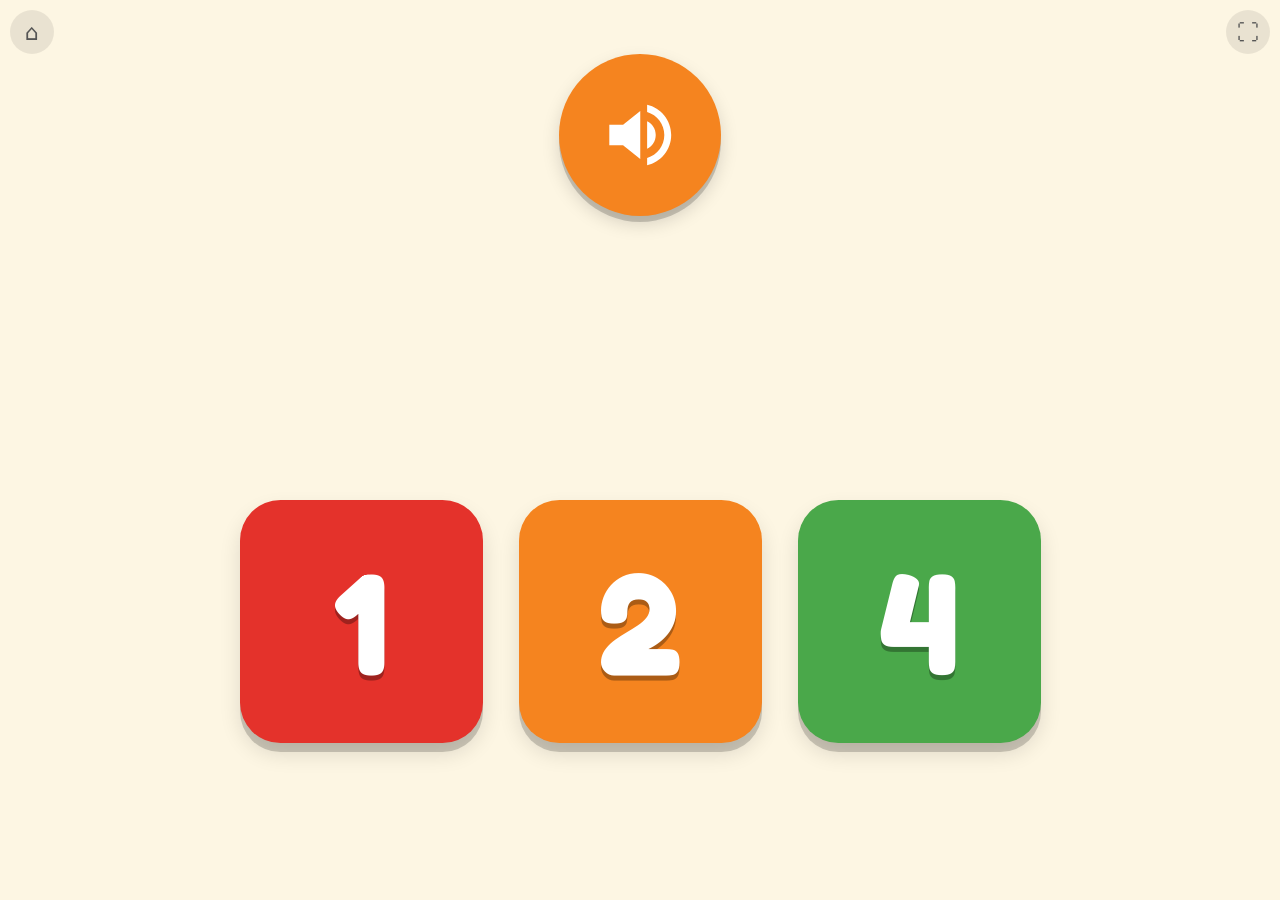
<file: find-me/index.html>
<!doctype html>
<html lang="en">
<head>
  <meta charset="utf-8">
  <meta name="viewport" content="width=device-width, initial-scale=1, maximum-scale=1, user-scalable=no">
  <title>Find Me</title>
  <link rel="preconnect" href="https://fonts.googleapis.com">
  <link href="https://fonts.googleapis.com/css2?family=Fredoka:wght@500;700&display=swap" rel="stylesheet">
  <link rel="stylesheet" href="../shared/base.css">
  <link rel="stylesheet" href="../shared/blocks.css">
  <style>
    .app {
      height: 100%;
      display: grid;
      grid-template-rows: auto 18vmin 1fr;
      align-items: center;
      justify-items: center;
      padding: 2vmin 3vmin 4vmin;
    }

    /* ---------- "Say it again" button ---------- */
    .replay {
      width: 18vmin;
      height: 18vmin;
      border-radius: 50%;
      background: #f5841f;
      color: white;
      box-shadow: 0 6px 0 rgba(0,0,0,0.18), 0 8px 18px rgba(0,0,0,0.15);
      display: flex;
      align-items: center;
      justify-content: center;
      transition: transform 0.08s;
      margin-top: 4vmin;
    }
    .replay:active { transform: translateY(4px); box-shadow: 0 2px 0 rgba(0,0,0,0.18); }
    .replay svg { width: 55%; height: 55%; fill: white; }
    .replay.pulse { animation: pulse 1.2s ease-in-out infinite; }

    /* ---------- Hint: the target's blocks, shown after she gets stuck ---------- */
    .hint {
      height: 18vmin;
      display: flex;
      align-items: flex-end;
      justify-content: center;
      visibility: hidden;
    }
    .hint.show { visibility: visible; }
    .hint .tower {
      border-bottom: 4px solid rgba(0,0,0,0.12);
      animation: rise 0.4s cubic-bezier(.3,1.4,.5,1);
      transform-origin: bottom center;
    }

    /* "Look" rounds: no number is spoken; a tower is the question and fills
       the space above the tiles. The speaker moves to the side. */
    .app.look { grid-template-rows: 1fr auto; position: relative; }
    .app.look .replay { position: absolute; left: 7vw; top: 22%; margin-top: 0; }

    /* "Count with me": offered in look rounds after a miss or a long quiet
       spell. Counting only starts when she taps it, and tiles stay live. */
    .helpcount {
      position: absolute;
      left: calc(7vw + 2vmin);
      top: calc(22% + 24vmin);
      width: 14vmin;
      height: 14vmin;
      border-radius: 50%;
      background: #37b3e3;
      color: white;
      font-size: 5vmin;
      font-weight: 700;
      letter-spacing: -0.2vmin;
      text-shadow: 0 0.3vmin 0 rgba(0,0,0,0.25);
      box-shadow: 0 6px 0 rgba(0,0,0,0.18), 0 8px 18px rgba(0,0,0,0.15);
      opacity: 0;
      pointer-events: none;
      transform: scale(0.6);
      transition: opacity 0.3s, transform 0.3s, background 0.2s;
    }
    .app.look .helpcount.show { opacity: 1; pointer-events: auto; transform: scale(1); }
    .app.look .helpcount.show.pulse { animation: pulse 1.2s ease-in-out 2; }
    .helpcount.counting { background: #4aa84a; }
    .app.look .hint {
      height: 100%;
      width: 100%;
      visibility: visible;
      padding-bottom: 3vmin;
    }

    /* ---------- Answer tiles ---------- */
    .tiles {
      display: flex;
      gap: 4vmin;
      align-items: center;
      justify-content: center;
    }
    .tile {
      --c: #999;
      --accent: var(--c);     /* colour used once the tile is found; ten overrides it */
      width: 27vmin;
      height: 27vmin;
      border-radius: 4.5vmin;
      background: var(--c);
      border: 1.2vmin solid transparent;
      color: white;
      font-size: 16vmin;
      font-weight: 700;
      line-height: 1;
      text-shadow: 0 0.5vmin 0 rgba(0,0,0,0.3);
      box-shadow: 0 1vmin 0 rgba(0,0,0,0.18), 0 1.2vmin 2.4vmin rgba(0,0,0,0.12);
      display: flex;
      align-items: center;
      justify-content: center;
      position: relative;
      overflow: hidden;
      transition: transform 0.12s, opacity 0.4s, box-shadow 0.12s;
    }
    .tile:active { transform: translateY(0.6vmin); box-shadow: 0 0.4vmin 0 rgba(0,0,0,0.18); }
    .tile.light { color: #333; text-shadow: 0 0.3vmin 0 rgba(255,255,255,0.6); }
    .tile.teen { background: #f7f7f7; }
    .tile.rainbow {
      background: linear-gradient(135deg,#e4322b,#f5841f,#f9d71c,#4aa84a,#37b3e3,#5c3ba6,#9b4dcf);
    }
    .tile.wrong { animation: shake 0.45s ease-in-out; }
    .tile.dim { opacity: 0.25; pointer-events: none; }
    .tile.nudge { animation: nudge 0.9s ease-in-out infinite; }
    .tile.right {
      pointer-events: none;
      background: white;
      border-color: var(--accent);
      animation: found 0.55s cubic-bezier(.3,1.6,.5,1) forwards;
    }
    /* once found, the numeral shrinks into the corner and the blocks take the stage,
       so symbol and quantity sit side by side */
    .tile.right .num {
      position: absolute;
      top: 1vmin;
      left: 2.2vmin;
      font-size: 7vmin;
      color: var(--accent);
      text-shadow: none;
    }
    .tile .reveal {
      position: absolute;
      inset: 0;
      display: none;
      align-items: flex-end;
      justify-content: center;
      padding-bottom: 2.5vmin;
    }
    .tile.right .reveal { display: flex; }
    .tile .reveal .tower {
      transform-origin: bottom center;
      animation: rise 0.4s cubic-bezier(.3,1.4,.5,1), hop 0.8s ease-in-out 0.45s infinite;
    }

    /* ---------- Start / end-of-set overlay ---------- */
    .party {
      position: fixed;
      inset: 0;
      background: var(--bg);
      display: none;
      flex-direction: column;
      align-items: center;
      justify-content: center;
      gap: 6vmin;
      z-index: 20;
    }
    .party.show { display: flex; }
    .party .lineup {
      display: flex;
      align-items: flex-end;
      gap: 2.5vmin;
      border-bottom: 6px solid rgba(0,0,0,0.12);
      padding: 0 4vmin;
      max-width: 94vw;
    }
    .party .lineup .tower { --b: 3.2vmin; animation: hop 0.9s ease-in-out infinite; transform-origin: bottom center; }
    .party .lineup .gap { width: 4vmin; }
    .play {
      width: 22vmin;
      height: 22vmin;
      border-radius: 50%;
      background: #4aa84a;
      box-shadow: 0 6px 0 rgba(0,0,0,0.18), 0 8px 18px rgba(0,0,0,0.15);
      position: relative;
    }
    .play::after {
      content: '';
      position: absolute;
      left: 56%;
      top: 50%;
      transform: translate(-50%, -50%);
      border-left: 9vmin solid white;
      border-top: 6vmin solid transparent;
      border-bottom: 6vmin solid transparent;
    }
    .play:active { transform: translateY(4px); box-shadow: 0 2px 0 rgba(0,0,0,0.18); }

    @keyframes found {
      0%   { transform: scale(1); }
      45%  { transform: scale(1.2) rotate(-3deg); }
      70%  { transform: scale(1.05) rotate(2deg); }
      100% { transform: scale(1.08) rotate(0); }
    }
    @keyframes shake {
      0%, 100% { transform: translateX(0); }
      20% { transform: translateX(-2vmin) rotate(-3deg); }
      40% { transform: translateX(2vmin) rotate(3deg); }
      60% { transform: translateX(-1.5vmin) rotate(-2deg); }
      80% { transform: translateX(1.5vmin) rotate(2deg); }
    }
    @keyframes nudge {
      0%, 100% { transform: translateY(0) scale(1); }
      50% { transform: translateY(-1.5vmin) scale(1.04); }
    }
    @keyframes rise {
      0% { transform: scaleY(0.1); opacity: 0; }
      100% { transform: scaleY(1); opacity: 1; }
    }
    @keyframes pulse {
      0%, 100% { transform: scale(1); }
      50% { transform: scale(1.08); }
    }
    @keyframes hop {
      0%, 100% { transform: translateY(0); }
      30% { transform: translateY(-2vmin) scaleY(1.05); }
      50% { transform: translateY(0) scaleY(0.95); }
    }

    @media (orientation: portrait) {
      .tiles { flex-wrap: wrap; }
      .tile { width: 36vmin; height: 36vmin; font-size: 20vmin; }
    }
  </style>
</head>
<body>
  <a class="corner-btn home" href="../index.html" aria-label="Home">&#8962;</a>
  <button class="corner-btn fullscreen" id="fsBtn" aria-label="Fullscreen">&#x26F6;</button>

  <div class="app">
    <button class="replay" id="replayBtn" aria-label="Say it again">
      <svg viewBox="0 0 24 24" aria-hidden="true">
        <path d="M3 9v6h4l5 4V5L7 9H3zm13.5 3c0-1.8-1-3.3-2.5-4v8c1.5-.7 2.5-2.2 2.5-4zM14 3.2v2.1c2.9.9 5 3.5 5 6.7s-2.1 5.8-5 6.7v2.1c4-.9 7-4.5 7-8.8s-3-7.9-7-8.8z"/>
      </svg>
    </button>
    <button class="helpcount" id="helpBtn" aria-label="Count with me">123</button>
    <div class="hint" id="hint"><div class="tower" id="hintTower"></div></div>
    <div class="tiles" id="tiles"></div>
  </div>

  <div class="party" id="party">
    <div class="lineup" id="lineup"></div>
    <button class="play" id="playBtn" aria-label="Play"></button>
  </div>

  <script src="../shared/blocks.js"></script>
  <script src="../shared/audio.js"></script>
  <script src="../shared/progress.js"></script>
  <script src="../shared/tap.js"></script>
  <script src="../shared/fx.js"></script>
  <script src="../shared/count.js"></script>
  <script src="../shared/gate.js"></script>
  <script>
    (function () {
      const ROUNDS_PER_SET = 6;
      const tilesEl = document.getElementById('tiles');
      const replayBtn = document.getElementById('replayBtn');
      const hintEl = document.getElementById('hint');
      const hintTower = document.getElementById('hintTower');
      const helpBtn = document.getElementById('helpBtn');
      const partyEl = document.getElementById('party');
      const lineupEl = document.getElementById('lineup');
      const playBtn = document.getElementById('playBtn');
      const fsBtn = document.getElementById('fsBtn');
      const appEl = document.querySelector('.app');
      const params = new URLSearchParams(location.search);
      // Dev conveniences: ?demo=right|hint|party freezes a state; ?level=2 forces a level.
      const demo = params.get('demo');
      const forcedLevel = parseInt(params.get('level'), 10);

      // Levels: 1 hear the number, 2 see a tower and find its number, 3 a mix.
      const GAME = 'find-me';
      const MAX_LEVEL = 3;
      const CLEAN_ROUNDS_TO_ADVANCE = 8;
      let mode = 'say';           // this round: 'say' (hear it) or 'look' (count it)
      let runId = 0;              // bumps every round so stale counting callbacks stop

      let target = 0;
      let lastTarget = 0;
      let locked = true;          // true until the play button is tapped
      let wrongTaps = 0;
      let replayTaps = 0;
      let confusedThisRound = new Set();
      let roundsDone = 0;
      let found = [];
      let promptId = 0;           // so a stale prompt's end cannot clear a newer prompt's pulse
      const CHEERS = ['Yes!', 'Hooray!', 'You found it!', "That's it!", 'Wow!', 'Super!'];
      const IDLE_MS = 10000;
      const LOOK_HELP_MS = 20000;
      const LOOK_REPEAT_MS = 25000;
      let idleTimer = null;
      let idleRepeats = 0;
      let countId = 0;            // bumps to stop a count-along

      // If nothing happens for a while, help a little. In look rounds she may
      // be counting, so the game waits longer and never counts or points for her.
      function armIdle() {
        clearTimeout(idleTimer);
        if (locked) return;
        if (mode === 'look') {
          if (idleRepeats >= 2) return;
          idleTimer = setTimeout(() => {
            if (locked || counting()) return;
            idleRepeats++;
            if (idleRepeats === 1) { showHelp(); armIdle(); }
            else prompt();
          }, idleRepeats === 0 ? LOOK_HELP_MS : LOOK_REPEAT_MS);
          return;
        }
        idleTimer = setTimeout(() => {
          if (locked || idleRepeats >= 3) return;
          idleRepeats++;
          if (idleRepeats >= 2) showHint();
          prompt();
        }, IDLE_MS);
      }

      // ---- Count with me (look rounds, only when she asks) ----
      function showHelp() {
        if (mode !== 'look' || helpBtn.classList.contains('show')) return;
        helpBtn.classList.add('show', 'pulse');
        setTimeout(() => helpBtn.classList.remove('pulse'), 2600);
      }

      function counting() { return helpBtn.classList.contains('counting'); }

      function stopCount() {
        countId++;
        helpBtn.classList.remove('counting');
        document.querySelectorAll('.block.lit').forEach(b => b.classList.remove('lit'));
      }

      function countWithMe() {
        if (locked || mode !== 'look') return;
        stopCount();
        clearTimeout(idleTimer);
        promptId++;
        replayBtn.classList.remove('pulse');
        const id = countId, run = runId;
        helpBtn.classList.add('counting');
        Count.along(hintTower.querySelectorAll('.block'), {
          alive: () => id === countId && run === runId,
          onDone: () => {
            helpBtn.classList.remove('counting');
            prompt('', 'Find ' + Blocks.WORDS[target] + '!');
          }
        });
      }

      // ---- Speech ----
      function promptText() {
        return mode === 'look' ? 'How many blocks? Find the number!' : 'Find ' + Blocks.WORDS[target] + '.';
      }

      /** Say (prefix +) "Find six." and pulse the replay button until it finishes. */
      function prompt(prefix, text) {
        const id = ++promptId;
        replayBtn.classList.add('pulse');
        GameAudio.say((prefix || '') + (text || promptText()), {
          onEnd: () => { if (id === promptId) replayBtn.classList.remove('pulse'); }
        });
        armIdle();
      }

      // ---- Round setup ----
      function shuffle(a) {
        for (let i = a.length - 1; i > 0; i--) {
          const j = Math.floor(Math.random() * (i + 1));
          [a[i], a[j]] = [a[j], a[i]];
        }
        return a;
      }

      // Distractors, in priority order: a number she has actually mixed up with
      // this one, then (half the time) a neighbour, then random fill.
      function pickChoices(t, max, count) {
        const picks = new Set();
        const partner = Progress.confusedWith(t).find(p => p.n >= 1 && p.n <= max && p.n !== t);
        if (partner && Math.random() < 0.7) picks.add(partner.n);
        if (Math.random() < 0.5) {
          const nb = shuffle([t - 1, t + 1].filter(x => x >= 1 && x <= max && !picks.has(x)));
          if (nb.length && picks.size < count - 1) picks.add(nb[0]);
        }
        const pool = [];
        for (let i = 1; i <= max; i++) if (i !== t && !picks.has(i)) pool.push(i);
        shuffle(pool).forEach(x => { if (picks.size < count - 1) picks.add(x); });
        return shuffle([t, ...picks]);
      }

      function styleTile(tile, n) {
        tile.className = 'tile';
        tile.style.borderColor = '';
        if (n === 7) {
          tile.classList.add('rainbow');
          tile.style.setProperty('--c', '#5c3ba6');
        } else if (n > 10) {
          tile.classList.add('teen', 'light');
          tile.style.setProperty('--c', n === 20 ? '#8c8c8c' : Blocks.numberColor(n - 10));
          tile.style.borderColor = 'var(--c)';
        } else {
          const c = Blocks.numberColor(n);
          tile.style.setProperty('--c', c);
          if (Blocks.isLight(c)) tile.classList.add('light');
        }
        // Ten is white: its found-state numeral and border need a visible colour.
        tile.style.setProperty('--accent', n === 10 ? '#777' : 'var(--c)');
      }

      function currentLevel() {
        const l = Number.isFinite(forcedLevel) ? forcedLevel : Progress.getLevel(GAME);
        return Math.max(1, Math.min(MAX_LEVEL, l));
      }

      function newRound(prefix) {
        const max = Progress.range();
        const count = max <= 5 ? 3 : 4;
        target = Progress.pickTarget(Array.from({ length: max }, (_, i) => i + 1), lastTarget);
        lastTarget = target;
        runId++;
        const level = currentLevel();
        mode = level === 1 ? 'say' : level === 2 ? 'look' : (Math.random() < 0.5 ? 'say' : 'look');
        appEl.classList.toggle('look', mode === 'look');
        locked = false;
        wrongTaps = 0;
        replayTaps = 0;
        idleRepeats = 0;
        stopCount();
        helpBtn.classList.remove('show', 'pulse');
        confusedThisRound = new Set();
        hideHint();

        tilesEl.innerHTML = '';
        pickChoices(target, max, count).forEach(n => {
          const tile = document.createElement('button');
          styleTile(tile, n);
          tile.innerHTML = '<span class="num">' + n + '</span><div class="reveal"><div class="tower"></div></div>';
          tile.dataset.n = n;
          Tap.on(tile, () => { GameAudio.unlock(); onTap(tile, n); });
          tilesEl.appendChild(tile);
        });
        if (mode === 'look') drawQuestionTower();
        prompt(prefix);
      }

      // The question in a look round: the target's tower, as big as the space allows.
      function drawQuestionTower() {
        const rows = Math.min(target, 10);
        const room = hintEl.clientHeight - 30;
        const b = Math.max(14, Math.min(room / (rows + 0.5), 70));
        hintTower.style.setProperty('--b', b + 'px');
        Blocks.render(hintTower, target);
        hintEl.classList.add('show');
      }

      // ---- Hints: escalate gently instead of letting her guess forever ----
      function fitTower(el, n, maxHeightVmin, maxBlock) {
        const rows = Math.min(n, 10);
        el.style.setProperty('--b', Math.min(maxBlock, maxHeightVmin / (rows + 0.5)) + 'vmin');
        Blocks.render(el, n);
      }

      function showHint() {
        if (mode === 'look' || hintEl.classList.contains('show')) return;
        fitTower(hintTower, target, 15, 5);
        hintEl.classList.add('show');
      }

      function hideHint() {
        if (mode !== 'look') hintEl.classList.remove('show');
        tilesEl.querySelectorAll('.tile.nudge').forEach(t => t.classList.remove('nudge'));
      }

      function nudgeTarget() {
        const t = tilesEl.querySelector('[data-n="' + target + '"]');
        if (t) t.classList.add('nudge');
      }

      // ---- Answers ----
      function onTap(tile, n) {
        if (locked) return;
        clearTimeout(idleTimer);
        stopCount();              // any tap ends a count-along; it counts as her answer
        if (n === target) {
          locked = true;
          promptId++;
          replayBtn.classList.remove('pulse');
          Progress.record(target, wrongTaps === 0);
          Progress.recordLevelRound(GAME, wrongTaps === 0, CLEAN_ROUNDS_TO_ADVANCE, MAX_LEVEL);
          runId++;                // stops a count-along that is still going
          found.push(target);
          hideHint();
          tile.classList.add('right');
          fitTower(tile.querySelector('.tower'), n, 21, 7);
          tilesEl.querySelectorAll('.tile').forEach(t => { if (t !== tile) t.classList.add('dim'); });
          GameAudio.chime();
          FX.burstFrom(tile);
          const cheer = CHEERS[Math.floor(Math.random() * CHEERS.length)];
          // Move on when the phrase is done; if something cut it off, still move on.
          GameAudio.say(cheer + ' ' + Blocks.phrase(target), { onDone: () => setTimeout(nextRound, 700) });
          return;
        }

        wrongTaps++;
        // A miscount is not a numeral mix-up, so only "hear it" rounds record pairs.
        if (mode === 'say' && !confusedThisRound.has(n)) {
          confusedThisRound.add(n);
          Progress.recordConfusion(n, target);
        }
        tile.classList.remove('wrong');
        void tile.offsetWidth;
        tile.classList.add('wrong');
        // A wrong tile fades out so she narrows down instead of mashing it.
        const fadeRun = runId;
        setTimeout(() => { if (fadeRun === runId) tile.classList.add('dim'); }, 450);
        GameAudio.nope();

        if (mode === 'look') {
          // Offer the count button; never start counting for her.
          showHelp();
          prompt("That's " + Blocks.WORDS[n] + '.' + (wrongTaps === 1 ? ' Count the blocks! ' : ' '));
        } else if (wrongTaps === 1) {
          prompt("That's " + Blocks.WORDS[n] + '. ');
        } else {
          // Second miss: show the quantity as a clue and make the right tile bob.
          showHint();
          nudgeTarget();
          prompt("That's " + Blocks.WORDS[n] + '. Look! ');
        }
      }

      function nextRound() {
        if (demo) return; // hold the demo state still for screenshots
        roundsDone++;
        if (roundsDone >= ROUNDS_PER_SET) { endSet(); return; }
        newRound();
      }

      // ---- Start / end of set ----
      function lineup(numbers, newOnes) {
        lineupEl.innerHTML = '';
        const cols = numbers.concat(newOnes).reduce((a, n) => a + Blocks.columns(n).length, 0);
        const b = Math.max(1.5, Math.min(3.2, 70 / (cols * 1.45)));
        const add = (n, i, extra) => {
          const t = document.createElement('div');
          t.className = 'tower' + (extra ? ' ' + extra : '');
          t.style.setProperty('--b', b + 'vmin');
          t.style.animationDelay = (i * 0.12) + 's';
          Blocks.render(t, n);
          lineupEl.appendChild(t);
        };
        numbers.forEach((n, i) => add(n, i));
        if (newOnes.length) {
          const gap = document.createElement('div');
          gap.className = 'gap';
          lineupEl.appendChild(gap);
          newOnes.forEach((n, i) => add(n, numbers.length + i, 'new'));
        }
      }

      function endSet() {
        locked = true;
        clearTimeout(idleTimer);
        const unlocked = Progress.takeUnlock();
        const levelUp = Progress.takeLevelUp(GAME);
        const newOnes = [];
        if (unlocked) for (let i = unlocked === 20 ? 11 : 6; i <= unlocked; i++) newOnes.push(i);
        lineup(found, newOnes);
        partyEl.classList.add('show');
        GameAudio.chime();
        setTimeout(() => GameAudio.chime(), 350);
        const cx = window.innerWidth / 2, cy = window.innerHeight * 0.38;
        FX.burst(cx - window.innerWidth * 0.18, cy, { count: 40, spread: 320 });
        setTimeout(() => FX.burst(cx + window.innerWidth * 0.18, cy, { count: 40, spread: 320 }), 300);
        setTimeout(() => FX.burst(cx, cy - 40, { count: 50, spread: 400 }), 700);
        GameAudio.say(newOnes.length
          ? 'You found them all! Now some bigger numbers want to play!'
          : levelUp === 2 ? 'You found them all! Next time, count the blocks to find the number!'
          : levelUp === 3 ? 'You found them all! Next time, listen or count. Get ready!'
          : 'You found them all!');
      }

      function startSet(prefix) {
        partyEl.classList.remove('show');
        roundsDone = 0;
        found = [];
        newRound(prefix);
      }

      // ---- Wire up ----
      // The play button lives on the celebration screen: it starts the next set.
      let started = false;
      Tap.on(playBtn, () => {
        GameAudio.unlock();
        startSet(started ? '' : "Let's find some numbers! ");
        started = true;
      });
      Tap.on(replayBtn, () => {
        if (locked) return; // not while a round is resolving or before play
        GameAudio.unlock();
        replayTaps++;
        stopCount();
        if (replayTaps >= 2) { if (mode === 'look') showHelp(); else showHint(); } // asked twice: offer more help
        prompt();
      });
      Tap.on(helpBtn, () => { GameAudio.unlock(); countWithMe(); });
      fsBtn.addEventListener('click', () => {
        const el = document.documentElement;
        if (el.requestFullscreen) el.requestFullscreen().catch(() => {});
      });
      document.addEventListener('contextmenu', e => e.preventDefault());

      // Open straight onto the first round. If the browser won't talk before a
      // tap, gate.js covers the game with a play button until she taps once.
      GameAudio.ready(() => {
        if (!demo) {
          started = true;
          startSet("Let's find some numbers! ");
          return;
        }
        startSet('');
        const t = tilesEl.querySelector('[data-n="' + target + '"]');
        if (demo === 'right' && t) {
          onTap(t, target);
        } else if (demo === 'hint') {
          const wrong = Array.from(tilesEl.querySelectorAll('.tile')).filter(x => x !== t);
          wrong.slice(0, 2).forEach(w => onTap(w, Number(w.dataset.n)));
        } else if (demo === 'party') {
          found = [3, 7, 12, 5, 20, 9];
          endSet();
        }
      });
    })();
  </script>
</body>
</html>
</file>
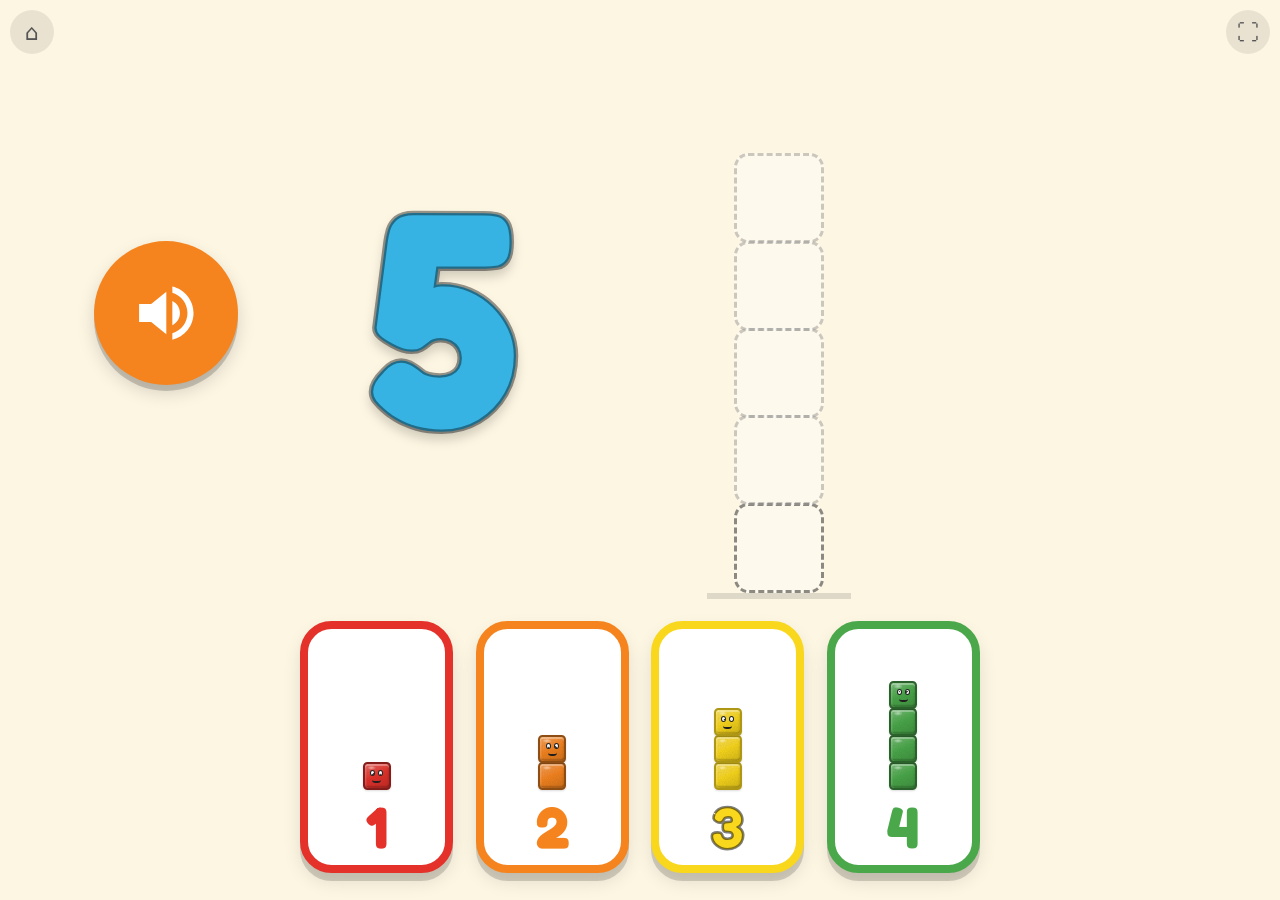
<file: make-me/index.html>
<!doctype html>
<html lang="en">
<head>
  <meta charset="utf-8">
  <meta name="viewport" content="width=device-width, initial-scale=1, maximum-scale=1, user-scalable=no">
  <title>Make Me</title>
  <link rel="preconnect" href="https://fonts.googleapis.com">
  <link href="https://fonts.googleapis.com/css2?family=Fredoka:wght@500;700&display=swap" rel="stylesheet">
  <link rel="stylesheet" href="../shared/base.css">
  <link rel="stylesheet" href="../shared/blocks.css">
  <style>
    .app {
      height: 100%;
      display: grid;
      grid-template-rows: 1fr auto;
      padding: 2vmin 3vmin 3vmin;
      min-height: 0;
    }

    /* ---------- Stage: replay | target numeral | the stack being built ---------- */
    .stage {
      display: grid;
      grid-template-columns: 1fr 1fr 1.4fr 1fr;
      align-items: center;
      justify-items: center;
      min-height: 0;
    }
    .replay {
      width: 16vmin;
      height: 16vmin;
      border-radius: 50%;
      background: #f5841f;
      box-shadow: 0 6px 0 rgba(0,0,0,0.18), 0 8px 18px rgba(0,0,0,0.15);
      display: flex;
      align-items: center;
      justify-content: center;
      transition: transform 0.08s;
    }
    .replay:active { transform: translateY(4px); box-shadow: 0 2px 0 rgba(0,0,0,0.18); }
    .replay svg { width: 55%; height: 55%; fill: white; }
    .replay.pulse { animation: pulse 1.2s ease-in-out infinite; }

    /* start over: only shown once a part has been placed */
    .restart {
      width: 14vmin;
      height: 14vmin;
      border-radius: 50%;
      background: #8c8c8c;
      box-shadow: 0 6px 0 rgba(0,0,0,0.18), 0 8px 18px rgba(0,0,0,0.15);
      display: flex;
      align-items: center;
      justify-content: center;
      transition: transform 0.08s, opacity 0.25s;
      opacity: 0;
      pointer-events: none;
    }
    .restart.show { opacity: 1; pointer-events: auto; }
    .restart:active { transform: translateY(4px); box-shadow: 0 2px 0 rgba(0,0,0,0.18); }
    .restart svg { width: 55%; height: 55%; fill: white; }

    .target {
      font-size: 34vmin;
      font-weight: 700;
      line-height: 0.9;
      color: var(--t-color, #bbb);
      -webkit-text-stroke: 0.5vmin rgba(0,0,0,0.4);
      filter: drop-shadow(0 0.8vmin 0.6vmin rgba(0,0,0,0.18));
      position: relative;
    }
    .target::after {
      content: '';
      position: absolute;
      left: 10%; right: 10%; bottom: -1.5vmin;
      height: 2vmin;
      border-radius: 2vmin;
      background: var(--t-ones, transparent);
    }
    .target.bump { animation: bump 0.3s ease-out; }

    .stack-wrap {
      height: 100%;
      width: 100%;
      display: flex;
      align-items: flex-end;
      justify-content: center;
      padding-bottom: 1vmin;
    }
    .stack {
      border-bottom: 6px solid rgba(0,0,0,0.12);
      transform-origin: bottom center;
    }
    .stack.bounce { animation: bounce 0.35s ease-out; }
    .stack.celebrate { animation: wiggle 0.7s ease-in-out; }
    .stack.celebrate .mouth { height: 22%; background: var(--ink); }
    /* the part of the number still missing */
    .stack .block.ghost {
      border: 3px dashed rgba(0,0,0,0.2);
      background: rgba(255,255,255,0.35);
      box-shadow: none;
    }
    .stack .block.ghost::before { display: none; }
    .stack .block.ghost.next { border-color: rgba(0,0,0,0.45); animation: pulse 1.2s ease-in-out infinite; }

    /* Levels 3 and 4 start with blocks already in place. A bracket with their
       numeral marks them as "what you were given", so they don't look like her
       own work and restart clearly goes back to them. */
    .stack .col.has-given { position: relative; }
    .given-bracket {
      position: absolute;
      left: calc(var(--b) * -0.42);
      bottom: 0;
      width: calc(var(--b) * 0.16);
      border-radius: calc(var(--b) * 0.1);
      background: var(--g);
    }
    .given-bracket span {
      position: absolute;
      right: calc(var(--b) * 0.35);
      top: 50%;
      transform: translateY(-50%);
      font-size: calc(var(--b) * 0.85);
      font-weight: 700;
      line-height: 1;
      color: var(--g);
      -webkit-text-stroke: max(1px, calc(var(--b) * 0.02)) rgba(0,0,0,0.35);
    }
    .stack .block.leaving { animation: pop-off 0.28s ease-in forwards; }
    @keyframes pop-off {
      0%   { transform: translateY(0) scale(1); opacity: 1; }
      100% { transform: translateY(calc(var(--b) * -0.6)) scale(0.3); opacity: 0; }
    }

    /* ---------- Choices: little towers to add ---------- */
    .choices {
      display: flex;
      gap: 2.5vmin;
      justify-content: center;
      align-items: flex-end;
      padding: 1.5vmin 0 0;
    }
    .choice {
      --c: #999;
      width: 17vmin;
      height: min(28vmin, 34vh);          /* never taller than a third of a short screen */
      border-radius: 3.5vmin;
      background: white;
      border: 0.9vmin solid var(--c);
      box-shadow: 0 0.9vmin 0 rgba(0,0,0,0.16), 0 1vmin 2vmin rgba(0,0,0,0.1);
      /* two fixed rows: the tower area and the numeral; the tower is sized to its area in JS */
      display: grid;
      grid-template-rows: 1fr auto;
      justify-items: center;
      padding: 1.5vmin 0 1vmin;
      row-gap: 0.8vmin;
      transition: transform 0.12s, opacity 0.4s, box-shadow 0.12s;
    }
    .choice:active { transform: translateY(0.6vmin); box-shadow: 0 0.3vmin 0 rgba(0,0,0,0.16); }
    .choice .tower-cell {
      align-self: stretch;
      display: flex;
      align-items: flex-end;
      justify-content: center;
      min-height: 0;
    }
    .choice .tower { --b: 3.1vmin; }
    .choice .label {
      font-size: 6.5vmin;
      font-weight: 700;
      line-height: 1;
      color: var(--c);
    }
    .choice.light .label { -webkit-text-stroke: 0.3vmin rgba(0,0,0,0.5); } /* yellow stays yellow, just outlined */
    .choice.wrong { animation: shake 0.45s ease-in-out; }
    .choice.nudge { animation: nudge 0.9s ease-in-out infinite; }
    .choice.gone { opacity: 0.3; pointer-events: none; }
    .choices.locked .choice { pointer-events: none; }

    /* ---------- Start / end-of-set overlay ---------- */
    .party {
      position: fixed;
      inset: 0;
      background: var(--bg);
      display: none;
      flex-direction: column;
      align-items: center;
      justify-content: center;
      gap: 6vmin;
      z-index: 20;
    }
    .party.show { display: flex; }
    .party .lineup {
      display: flex;
      align-items: flex-end;
      gap: 2.5vmin;
      border-bottom: 6px solid rgba(0,0,0,0.12);
      padding: 0 4vmin;
      max-width: 94vw;
    }
    .party .lineup .tower { animation: hop 0.9s ease-in-out infinite; transform-origin: bottom center; }
    .play {
      width: 22vmin;
      height: 22vmin;
      border-radius: 50%;
      background: #4aa84a;
      box-shadow: 0 6px 0 rgba(0,0,0,0.18), 0 8px 18px rgba(0,0,0,0.15);
      position: relative;
    }
    .play::after {
      content: '';
      position: absolute;
      left: 56%;
      top: 50%;
      transform: translate(-50%, -50%);
      border-left: 9vmin solid white;
      border-top: 6vmin solid transparent;
      border-bottom: 6vmin solid transparent;
    }
    .play:active { transform: translateY(4px); box-shadow: 0 2px 0 rgba(0,0,0,0.18); }

    @keyframes shake {
      0%, 100% { transform: translateX(0); }
      20% { transform: translateX(-2vmin) rotate(-3deg); }
      40% { transform: translateX(2vmin) rotate(3deg); }
      60% { transform: translateX(-1.5vmin) rotate(-2deg); }
      80% { transform: translateX(1.5vmin) rotate(2deg); }
    }
    @keyframes nudge {
      0%, 100% { transform: translateY(0) scale(1); }
      50% { transform: translateY(-1.5vmin) scale(1.04); }
    }
    @keyframes pulse {
      0%, 100% { transform: scale(1); }
      50% { transform: scale(1.08); }
    }
    @keyframes bounce {
      0%   { transform: scaleY(1); }
      40%  { transform: scaleY(0.92) scaleX(1.04); }
      100% { transform: scaleY(1); }
    }
    @keyframes wiggle {
      0%, 100% { transform: rotate(0); }
      20% { transform: rotate(-4deg) translateY(-6px); }
      40% { transform: rotate(4deg) translateY(-10px); }
      60% { transform: rotate(-3deg) translateY(-6px); }
      80% { transform: rotate(3deg) translateY(-2px); }
    }
    @keyframes bump {
      0%   { transform: scale(1); }
      40%  { transform: scale(1.12); }
      100% { transform: scale(1); }
    }
    @keyframes hop {
      0%, 100% { transform: translateY(0); }
      30% { transform: translateY(-2vmin) scaleY(1.05); }
      50% { transform: translateY(0) scaleY(0.95); }
    }

    @media (orientation: portrait) {
      .stage { grid-template-columns: 1fr 1fr; grid-template-rows: auto 1fr; }
      .stack-wrap { grid-column: 1 / 3; grid-row: 2; }
      .target { font-size: 22vmin; }
      .choices { flex-wrap: wrap; }
    }
  </style>
</head>
<body>
  <a class="corner-btn home" href="../index.html" aria-label="Home">&#8962;</a>
  <button class="corner-btn fullscreen" id="fsBtn" aria-label="Fullscreen">&#x26F6;</button>

  <div class="app">
    <div class="stage">
      <button class="replay" id="replayBtn" aria-label="Say it again">
        <svg viewBox="0 0 24 24" aria-hidden="true">
          <path d="M3 9v6h4l5 4V5L7 9H3zm13.5 3c0-1.8-1-3.3-2.5-4v8c1.5-.7 2.5-2.2 2.5-4zM14 3.2v2.1c2.9.9 5 3.5 5 6.7s-2.1 5.8-5 6.7v2.1c4-.9 7-4.5 7-8.8s-3-7.9-7-8.8z"/>
        </svg>
      </button>
      <div class="target" id="target">5</div>
      <div class="stack-wrap"><div class="tower stack" id="stack"></div></div>
      <button class="restart" id="restartBtn" aria-label="Start over">
        <svg viewBox="0 0 24 24" aria-hidden="true">
          <path d="M12 5V2L7 6.5 12 11V8c3.3 0 6 2.7 6 6s-2.7 6-6 6-6-2.7-6-6H4c0 4.4 3.6 8 8 8s8-3.6 8-8-3.6-8-8-8z"/>
        </svg>
      </button>
    </div>
    <div class="choices" id="choices"></div>
  </div>

  <div class="party" id="party">
    <div class="lineup" id="lineup"></div>
    <button class="play" id="playBtn" aria-label="Play"></button>
  </div>

  <script src="../shared/blocks.js"></script>
  <script src="../shared/audio.js"></script>
  <script src="../shared/progress.js"></script>
  <script src="../shared/tap.js"></script>
  <script src="../shared/fx.js"></script>
  <script src="../shared/gate.js"></script>
  <script>
    (function () {
      const GAME = 'make-me';
      const MAX_LEVEL = 4;
      const CLEAN_ROUNDS_TO_ADVANCE = 5;
      const ROUNDS_PER_SET = 5;
      const IDLE_MS = 10000;
      const CHEERS = ['Yes!', 'Hooray!', 'You made it!', "That's it!", 'Wow!', 'Super!'];

      const stackEl = document.getElementById('stack');
      const targetEl = document.getElementById('target');
      const choicesEl = document.getElementById('choices');
      const replayBtn = document.getElementById('replayBtn');
      const restartBtn = document.getElementById('restartBtn');
      const partyEl = document.getElementById('party');
      const lineupEl = document.getElementById('lineup');
      const playBtn = document.getElementById('playBtn');
      const fsBtn = document.getElementById('fsBtn');
      const params = new URLSearchParams(location.search);
      // Dev conveniences: ?level=3 forces a level; ?demo=mid|done|party freezes a state for screenshots.
      const demo = params.get('demo');
      const forcedLevel = parseInt(params.get('level'), 10);

      let level = 1;
      let target = 0;
      let start = 0;          // blocks already in place when the round begins (levels 3 and 4)
      let lastKey = 0;        // last target (or start, on level 3) so a new bag never repeats it
      let parts = [];         // parts she has added, in order
      let sum = 0;
      let choices = [];
      let locked = true;
      let overshoots = 0;
      let roundsDone = 0;
      let made = [];
      let promptId = 0;
      let idleTimer = null;
      let idleRepeats = 0;
      let runId = 0;

      // ---- Levels ----
      // 1: make 2-5 from parts      2: make 6-10 from parts
      // 3: start at n, make ten     4: start at ten, make a teen
      function planRound() {
        level = Number.isFinite(forcedLevel) ? forcedLevel : Progress.getLevel(GAME);
        level = Math.max(1, Math.min(MAX_LEVEL, level));
        // Targets (or starts) come from a shuffled bag so each one appears
        // before any repeats, instead of 5, 5, 5 by bad luck.
        const even = () => 1;
        let pool;
        if (level === 1) {
          target = Progress.pickTarget(range(2, 5), lastKey, even);
          start = 0;
          pool = range(1, target - 1);
        } else if (level === 2) {
          target = Progress.pickTarget(range(6, 10), lastKey, even);
          start = 0;
          pool = [1].concat(shuffle(range(2, target - 1)).slice(0, 4));
        } else if (level === 3) {
          target = 10;
          start = Progress.pickTarget(range(2, 8), lastKey, even);
          pool = uniq([1, target - start].concat(shuffle(range(2, 6)))).slice(0, 5);
        } else {
          target = Progress.pickTarget(range(11, 19), lastKey, even);
          start = 10;
          pool = uniq([1, target - start].concat(shuffle(range(2, 9)))).slice(0, 4);
        }
        lastKey = level === 3 ? start : target;
        choices = pool.sort((a, b) => a - b);
      }

      function range(a, b) { const r = []; for (let i = a; i <= b; i++) r.push(i); return r; }
      function uniq(a) { return a.filter((x, i) => a.indexOf(x) === i); }
      function shuffle(a) {
        for (let i = a.length - 1; i > 0; i--) {
          const j = Math.floor(Math.random() * (i + 1));
          [a[i], a[j]] = [a[j], a[i]];
        }
        return a;
      }

      // ---- Speech ----
      function promptText() {
        if (start === 10) return 'Ten! Make ' + Blocks.WORDS[target] + '.';
        if (start > 0) return Blocks.WORDS[start] + '. Make ' + Blocks.WORDS[target] + '!';
        return 'Make ' + Blocks.WORDS[target] + '!';
      }

      function prompt(prefix) {
        const id = ++promptId;
        replayBtn.classList.add('pulse');
        GameAudio.say((prefix || '') + promptText(), {
          onEnd: () => { if (id === promptId) replayBtn.classList.remove('pulse'); }
        });
        armIdle();
      }

      function sumSentence() {
        const list = (start ? [start] : []).concat(parts).map(n => Blocks.WORDS[n]);
        const joined = list.length > 1 ? list.slice(0, -1).join(', ') + ' and ' + list[list.length - 1] : list[0];
        return joined + ' make ' + Blocks.WORDS[target] + '!';
      }

      // ---- Idle nudge: repeat the prompt if nothing happens for a while ----
      function armIdle() {
        clearTimeout(idleTimer);
        if (locked) return;
        idleTimer = setTimeout(() => {
          if (locked || idleRepeats >= 3) return;
          idleRepeats++;
          prompt();
        }, IDLE_MS);
      }

      // ---- Rendering ----
      function restartAnim(el, cls) {
        el.classList.remove(cls);
        void el.offsetWidth;
        el.classList.add(cls);
      }

      function fitStack() {
        const wrap = stackEl.parentElement;
        const rows = Math.min(target, 10);
        const b = Math.max(16, Math.min(wrap.clientHeight / (rows + 2), wrap.clientWidth / 3.4, 90));
        stackEl.style.setProperty('--b', b + 'px');
      }

      /**
       * Draw the stack: the start blocks (white ten or a plain number), each
       * added part in its own colour, `extra` blocks of a part being added,
       * and dashed ghosts for what is still missing. Face on the top real block.
       */
      function renderStack(extraPart, extraCount) {
        const colors = [];
        for (let r = 0; r < start; r++) colors.push(Blocks.blockColor(start, r));
        parts.forEach(p => { for (let r = 0; r < p; r++) colors.push(Blocks.blockColor(p, r)); });
        if (extraPart) for (let r = 0; r < extraCount; r++) colors.push(Blocks.blockColor(extraPart, r));
        const real = colors.length;

        stackEl.innerHTML = '';
        stackEl.classList.toggle('teen', target > 10 && target < 20);
        const cols = Blocks.columns(target);
        let idx = 0;
        cols.forEach(count => {
          const col = document.createElement('div');
          col.className = 'col';
          for (let row = 0; row < count; row++) {
            const block = document.createElement('div');
            block.className = 'block';
            if (idx < real) {
              if (idx >= start) block.classList.add('added');
              block.style.setProperty('--c', colors[idx]);
              if (Blocks.isLight(colors[idx])) block.classList.add('light');
              if (extraPart && idx === real - 1) block.classList.add('pop');
              if (idx === real - 1) block.appendChild(makeFace());
            } else {
              block.classList.add('ghost');
              if (idx === real) block.classList.add('next');
            }
            col.appendChild(block);
            idx++;
          }
          stackEl.appendChild(col);
        });
        if (start > 0) {
          // Given blocks are always the bottom `start` rows of the first column.
          const col0 = stackEl.querySelector('.col');
          col0.classList.add('has-given');
          const bracket = document.createElement('div');
          bracket.className = 'given-bracket';
          bracket.style.setProperty('--g', start === 10 ? '#8c8c8c' : Blocks.numberColor(start));
          bracket.style.height = 'calc(var(--b) * ' + (start * 0.97 + 0.03).toFixed(2) + ')';
          bracket.innerHTML = '<span>' + start + '</span>';
          col0.appendChild(bracket);
        }
        restartAnim(stackEl, 'bounce');
        restartBtn.classList.toggle('show', parts.length > 0 || !!extraPart);
      }

      // Clear every part she has placed and ask again. On levels 3 and 4 the
      // given blocks (marked by the bracket) stay, since they are the puzzle.
      function restart() {
        if (partyEl.classList.contains('show') || sum === target) return;
        const run = ++runId;           // stops a count-on in progress
        parts = [];
        sum = start;
        locked = true;                 // no taps while her blocks pop off
        choicesEl.classList.add('locked');
        clearTimeout(idleTimer);
        restartBtn.classList.remove('show');
        const leaving = stackEl.querySelectorAll('.block.added');
        leaving.forEach((b, i) => { b.style.animationDelay = (i * 0.03) + 's'; b.classList.add('leaving'); });
        GameAudio.unpop(start);
        setTimeout(() => {
          if (run !== runId) return;
          locked = false;
          choicesEl.classList.remove('locked');
          choicesEl.querySelectorAll('.choice').forEach(x => x.classList.remove('gone', 'nudge'));
          renderStack();
          prompt('Start again! ');
        }, leaving.length ? 320 + leaving.length * 30 : 0);
      }

      function makeFace() {
        const face = document.createElement('div');
        face.className = 'face';
        face.innerHTML =
          '<div class="eye left"><div class="pupil"></div></div>' +
          '<div class="eye right"><div class="pupil"></div></div>' +
          '<div class="mouth"></div>';
        return face;
      }

      function renderTarget() {
        targetEl.textContent = target;
        targetEl.style.setProperty('--t-color', Blocks.numberColor(target));
        targetEl.style.setProperty('--t-ones', Blocks.onesColor(target) || 'transparent');
        restartAnim(targetEl, 'bump');
      }

      function renderChoices() {
        choicesEl.innerHTML = '';
        choicesEl.classList.remove('locked');
        choices.forEach(n => {
          const c = Blocks.numberColor(n);
          const btn = document.createElement('button');
          btn.className = 'choice' + (Blocks.isLight(c) ? ' light' : '');
          btn.style.setProperty('--c', c);
          btn.dataset.n = n;
          const cell = document.createElement('div');
          cell.className = 'tower-cell';
          const tower = document.createElement('div');
          tower.className = 'tower';
          Blocks.render(tower, n);
          cell.appendChild(tower);
          const label = document.createElement('div');
          label.className = 'label';
          label.textContent = n;
          btn.appendChild(cell);
          btn.appendChild(label);
          Tap.on(btn, () => { GameAudio.unlock(); onChoice(btn, n); });
          choicesEl.appendChild(btn);
        });
        fitChoiceTowers();
      }

      // Size each choice tower from the room its card actually has, so a tall
      // part never runs into the numeral below it, whatever the screen shape.
      function fitChoiceTowers() {
        const vmin = Math.min(window.innerWidth, window.innerHeight) / 100;
        choicesEl.querySelectorAll('.choice').forEach(btn => {
          const n = Number(btn.dataset.n);
          const cell = btn.querySelector('.tower-cell');
          const tower = btn.querySelector('.tower');
          const room = cell.clientHeight - 4;
          const b = Math.max(8, Math.min(3.1 * vmin, room / (n + 0.15)));
          tower.style.setProperty('--b', b + 'px');
        });
      }

      // ---- Round flow ----
      function newRound(prefix) {
        runId++;
        planRound();
        parts = [];
        sum = start;
        overshoots = 0;
        idleRepeats = 0;
        locked = false;
        renderTarget();
        fitStack();
        renderStack();
        renderChoices();
        prompt(prefix);
      }

      function onChoice(btn, n) {
        if (locked) return;
        clearTimeout(idleTimer);

        if (sum + n > target) {
          // Too many: shake, explain, and after two misses point at a part that fits.
          overshoots++;
          restartAnim(btn, 'wrong');
          GameAudio.nope();
          if (overshoots >= 2) {
            const fits = choices.filter(c => sum + c <= target);
            const best = fits.find(c => sum + c === target) || fits[fits.length - 1];
            choicesEl.querySelectorAll('.choice').forEach(x => {
              x.classList.toggle('nudge', Number(x.dataset.n) === best);
              x.classList.toggle('gone', sum + Number(x.dataset.n) > target);
            });
          }
          prompt('Oops, too many! Try a smaller one. ');
          return;
        }

        // Add the part one block at a time, counting on aloud.
        locked = true;
        choicesEl.classList.add('locked');
        choicesEl.querySelectorAll('.choice').forEach(x => x.classList.remove('nudge'));
        const run = ++runId;
        const from = sum;
        let shown = 0;

        function step() {
          if (run !== runId) return;
          shown++;
          renderStack(n, shown);
          GameAudio.pop(from + shown);
          const word = Blocks.WORDS[from + shown];
          const last = shown === n;
          GameAudio.say(word, {
            onDone: () => {
              if (run !== runId) return;
              if (!last) { setTimeout(step, 120); return; }
              parts.push(n);
              sum = from + n;
              renderStack();
              if (sum === target) finishRound();
              else {
                locked = false;
                choicesEl.classList.remove('locked');
                choicesEl.querySelectorAll('.choice').forEach(x => x.classList.toggle('gone', sum + Number(x.dataset.n) > target));
                setTimeout(() => { if (run === runId && !locked) prompt(); }, 500);
              }
            }
          });
        }
        step();
      }

      function finishRound() {
        locked = true;
        promptId++;
        replayBtn.classList.remove('pulse');
        clearTimeout(idleTimer);
        restartBtn.classList.remove('show');
        made.push(target);
        const clean = overshoots === 0;
        Progress.recordLevelRound(GAME, clean, CLEAN_ROUNDS_TO_ADVANCE, MAX_LEVEL);

        // The parts become the whole number: re-render in its own colour with a grin.
        Blocks.render(stackEl, target);
        restartAnim(stackEl, 'celebrate');
        setTimeout(() => stackEl.classList.remove('celebrate'), 800);
        GameAudio.chime();
        const r = stackEl.getBoundingClientRect();
        FX.burstFrom(stackEl, { spread: Math.max(180, r.height * 0.6) });
        const cheer = CHEERS[Math.floor(Math.random() * CHEERS.length)];
        GameAudio.say(cheer + ' ' + sumSentence(), { onDone: () => setTimeout(nextRound, 800) });
      }

      function nextRound() {
        if (demo) return;
        roundsDone++;
        if (roundsDone >= ROUNDS_PER_SET) { endSet(); return; }
        newRound();
      }

      // ---- Start / end of set ----
      function lineup(numbers) {
        lineupEl.innerHTML = '';
        const cols = numbers.reduce((a, n) => a + Blocks.columns(n).length, 0);
        const b = Math.max(1.5, Math.min(3.2, 70 / (Math.max(cols, 1) * 1.45)));
        numbers.forEach((n, i) => {
          const t = document.createElement('div');
          t.className = 'tower';
          t.style.setProperty('--b', b + 'vmin');
          t.style.animationDelay = (i * 0.12) + 's';
          Blocks.render(t, n);
          lineupEl.appendChild(t);
        });
      }

      function endSet() {
        locked = true;
        const up = Progress.takeLevelUp(GAME);
        lineup(made);
        partyEl.classList.add('show');
        GameAudio.chime();
        setTimeout(() => GameAudio.chime(), 350);
        const cx = window.innerWidth / 2, cy = window.innerHeight * 0.38;
        FX.burst(cx - window.innerWidth * 0.18, cy, { count: 40, spread: 320 });
        setTimeout(() => FX.burst(cx + window.innerWidth * 0.18, cy, { count: 40, spread: 320 }), 300);
        setTimeout(() => FX.burst(cx, cy - 40, { count: 50, spread: 400 }), 700);
        GameAudio.say(up
          ? 'You made them all! Now some bigger numbers want to be made!'
          : 'You made them all!');
      }

      function startSet(prefix) {
        partyEl.classList.remove('show');
        roundsDone = 0;
        made = [];
        newRound(prefix);
      }

      // ---- Wire up ----
      let started = false;
      Tap.on(playBtn, () => {
        GameAudio.unlock();
        startSet(started ? '' : "Let's make some numbers! ");
        started = true;
      });
      Tap.on(replayBtn, () => {
        if (locked) return;
        GameAudio.unlock();
        prompt();
      });
      Tap.on(restartBtn, () => { GameAudio.unlock(); restart(); });
      fsBtn.addEventListener('click', () => {
        const el = document.documentElement;
        if (el.requestFullscreen) el.requestFullscreen().catch(() => {});
      });
      window.addEventListener('resize', () => { if (target) { fitStack(); renderStack(); fitChoiceTowers(); } });
      document.addEventListener('contextmenu', e => e.preventDefault());
      document.fonts && document.fonts.ready.then(() => { if (target && !locked) { fitStack(); renderStack(); fitChoiceTowers(); } });

      // Open straight onto the first round. If the browser won't talk before a
      // tap, gate.js covers the game with a play button until she taps once.
      GameAudio.ready(() => {
        if (!demo) {
          started = true;
          startSet("Let's make some numbers! ");
          return;
        }
        startSet('');
        if (demo === 'mid') {
          // one part in place, more to go
          const first = choices.find(c => c < target - start) || choices[0];
          parts = [first]; sum = start + first;
          renderStack();
          choicesEl.querySelectorAll('.choice').forEach(x => x.classList.toggle('gone', sum + Number(x.dataset.n) > target));
        } else if (demo === 'done') {
          parts = [target - start]; sum = target;
          overshoots = 0;
          finishRound();
        } else if (demo === 'party') {
          made = [3, 5, 10, 14, 7];
          endSet();
        }
      });
    })();
  </script>
</body>
</html>
</file>
<file: shared/base.css>
/* Shared base styles for ryn-games: touch-first, no text selection, no zoom. */
:root {
  --bg: #fdf6e3;
  --ink: #2b2b2b;
  --font: "Fredoka", "Segoe UI Rounded", "Arial Rounded MT Bold", "Comic Sans MS", system-ui, sans-serif;
}

* { box-sizing: border-box; }

html, body {
  margin: 0;
  padding: 0;
  height: 100%;
  overflow: hidden;
  background: var(--bg);
  color: var(--ink);
  font-family: var(--font);
  touch-action: manipulation;
  -webkit-user-select: none;
  user-select: none;
  -webkit-tap-highlight-color: transparent;
  -webkit-touch-callout: none;
}

button {
  font-family: inherit;
  border: none;
  cursor: pointer;
  touch-action: manipulation;
  -webkit-user-select: none;
  user-select: none;
}

button:focus { outline: none; }

/* Small corner controls meant for a grown-up: house (home) and fullscreen. */
.corner-btn {
  position: fixed;
  top: 10px;
  width: 44px;
  height: 44px;
  border-radius: 50%;
  background: rgba(0, 0, 0, 0.08);
  color: #555;
  font-size: 22px;
  display: flex;
  align-items: center;
  justify-content: center;
  z-index: 50;
  text-decoration: none;
}
.corner-btn:active { background: rgba(0, 0, 0, 0.18); }
.corner-btn.home { left: 10px; }
.corner-btn.fullscreen { right: 10px; }
:fullscreen .corner-btn.fullscreen { display: none; }
</file>
<file: shared/blocks.css>
/*
 * Shared block styles for ryn-games. Pair with shared/blocks.js.
 * Set --b (block size) on a container; everything scales from it.
 *
 * Each block is a polished toy cube seen face-on: a soft diagonal gradient,
 * a beveled edge, a glossy highlight in the top corner and a faint grain,
 * all derived from the block's base color in --c.
 */
.tower {
  display: flex;
  align-items: flex-end;
  gap: calc(var(--b) * 0.16);
  padding: 0 calc(var(--b) * 0.3);
  min-width: calc(var(--b) * 1.6);
  min-height: calc(var(--b) * 0.5);
}

.col {
  display: flex;
  flex-direction: column-reverse;
}

.block {
  --c: #999;
  position: relative;
  width: var(--b);
  height: var(--b);
  border-radius: calc(var(--b) * 0.16);
  /* plain look first, so an older Chrome without color-mix() still shows solid blocks */
  border: 2px solid rgba(0, 0, 0, 0.35);
  background: var(--c);
  margin-top: calc(var(--b) * -0.03);  /* slight overlap so the stack reads as one body */
  box-shadow:
    inset 0 calc(var(--b) * 0.07) 0 rgba(255, 255, 255, 0.32),   /* top bevel */
    inset calc(var(--b) * 0.05) 0 0 rgba(255, 255, 255, 0.14),   /* left bevel */
    inset 0 calc(var(--b) * -0.08) 0 rgba(0, 0, 0, 0.16),        /* bottom bevel */
    inset calc(var(--b) * -0.05) 0 0 rgba(0, 0, 0, 0.08),        /* right bevel */
    0 calc(var(--b) * 0.04) calc(var(--b) * 0.08) rgba(0, 0, 0, 0.14); /* lift */
}
/* glossy highlight in the top-left corner */
.block::before {
  content: '';
  position: absolute;
  left: 8%;
  top: 5%;
  width: 40%;
  height: 20%;
  border-radius: 50%;
  background: radial-gradient(ellipse at 50% 45%, rgba(255, 255, 255, 0.5), rgba(255, 255, 255, 0) 72%);
  pointer-events: none;
}
@supports (color: color-mix(in srgb, red, blue)) {
  .block {
    --edge: color-mix(in srgb, var(--c), black 42%);
    --hi: color-mix(in srgb, var(--c), white 26%);
    --lo: color-mix(in srgb, var(--c), black 14%);
    border-color: var(--edge);
    background:
      /* faint grain so the surface is not dead flat */
      url("data:image/svg+xml;utf8,<svg xmlns='http://www.w3.org/2000/svg' width='96' height='96'><filter id='n'><feTurbulence type='fractalNoise' baseFrequency='0.85' numOctaves='2' stitchTiles='stitch'/><feColorMatrix values='0 0 0 0 0  0 0 0 0 0  0 0 0 0 0  0 0 0 0.10 0'/></filter><rect width='100%' height='100%' filter='url(%23n)'/></svg>"),
      linear-gradient(155deg, var(--hi) 0%, var(--c) 48%, var(--lo) 100%);
  }
  .block.light {
    --edge: color-mix(in srgb, var(--c), black 30%);
  }
}
.block.pop { animation: block-popin 0.3s cubic-bezier(.3, 1.6, .5, 1); }
/* the block being counted aloud (shared/count.js) */
.block.lit {
  z-index: 2;
  transform: scale(1.12);
  box-shadow: 0 0 0 calc(var(--b) * 0.08) #fff, 0 0 calc(var(--b) * 0.35) calc(var(--b) * 0.1) rgba(255, 200, 0, 0.9);
  transition: transform 0.12s;
}
.block.ghost {
  background: transparent;
  border: 3px dashed rgba(0, 0, 0, 0.18);
  box-shadow: none;
}
.block.ghost::before { display: none; }

/* ---------- Face on the top block ---------- */
/* Proportions are percentages of the block, line weights scale with --b,
   so the face reads the same at 40px and at 300px. */
.face {
  position: absolute;
  inset: 0;
  z-index: 1;
  --ink: #1f1f1f;
  --line: max(1px, calc(var(--b) * 0.012));
}
.eye {
  position: absolute;
  top: 24%;
  width: 22%;
  height: 26%;              /* slightly taller than wide */
  background: white;
  border-radius: 50%;
  border: var(--line) solid var(--ink);
}
.eye.left { left: 22%; }
.eye.right { right: 22%; }
.pupil {
  position: absolute;
  left: 30%;
  top: 36%;                 /* pupils sit a touch low and inward: friendly, not startled */
  width: 46%;
  height: 46%;
  background: var(--ink);
  border-radius: 50%;
}
.eye.right .pupil { left: 24%; }
/* teens: the ten glances at its ones column, a quiet nudge toward "ten and some" */
.tower.teen .pupil { left: 44%; }
.tower.teen .eye.right .pupil { left: 40%; }
.pupil::after {
  content: '';
  position: absolute;
  left: 18%;
  top: 14%;
  width: 32%;
  height: 32%;
  border-radius: 50%;
  background: rgba(255, 255, 255, 0.9);
}
/* a simple smile: the bottom edge of a flattened ellipse */
.mouth {
  position: absolute;
  left: 32%;
  right: 32%;
  bottom: 22%;
  height: 14%;
  border-bottom: max(2px, calc(var(--b) * 0.045)) solid var(--ink);
  border-radius: 0 0 50% 50% / 0 0 100% 100%;
}

@keyframes block-popin {
  0%   { transform: scale(0.2); }
  100% { transform: scale(1); }
}
</file>
